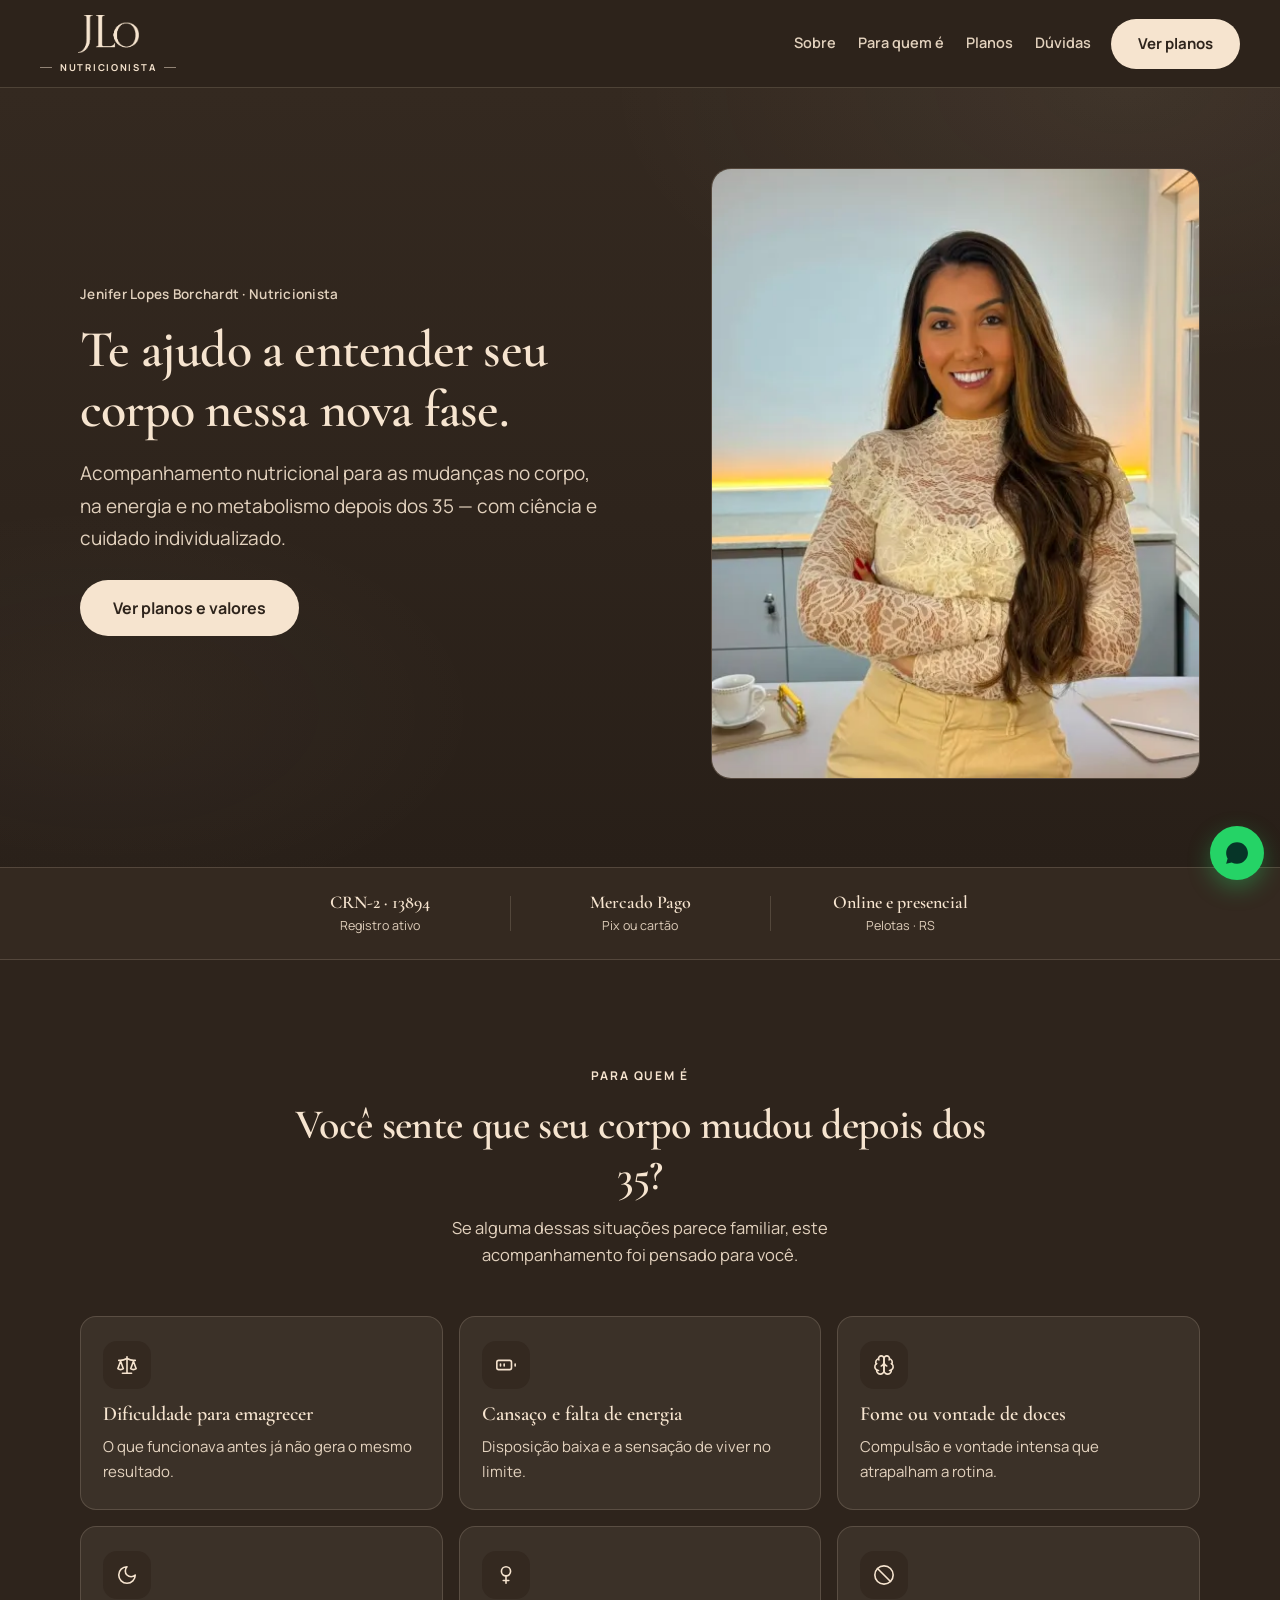
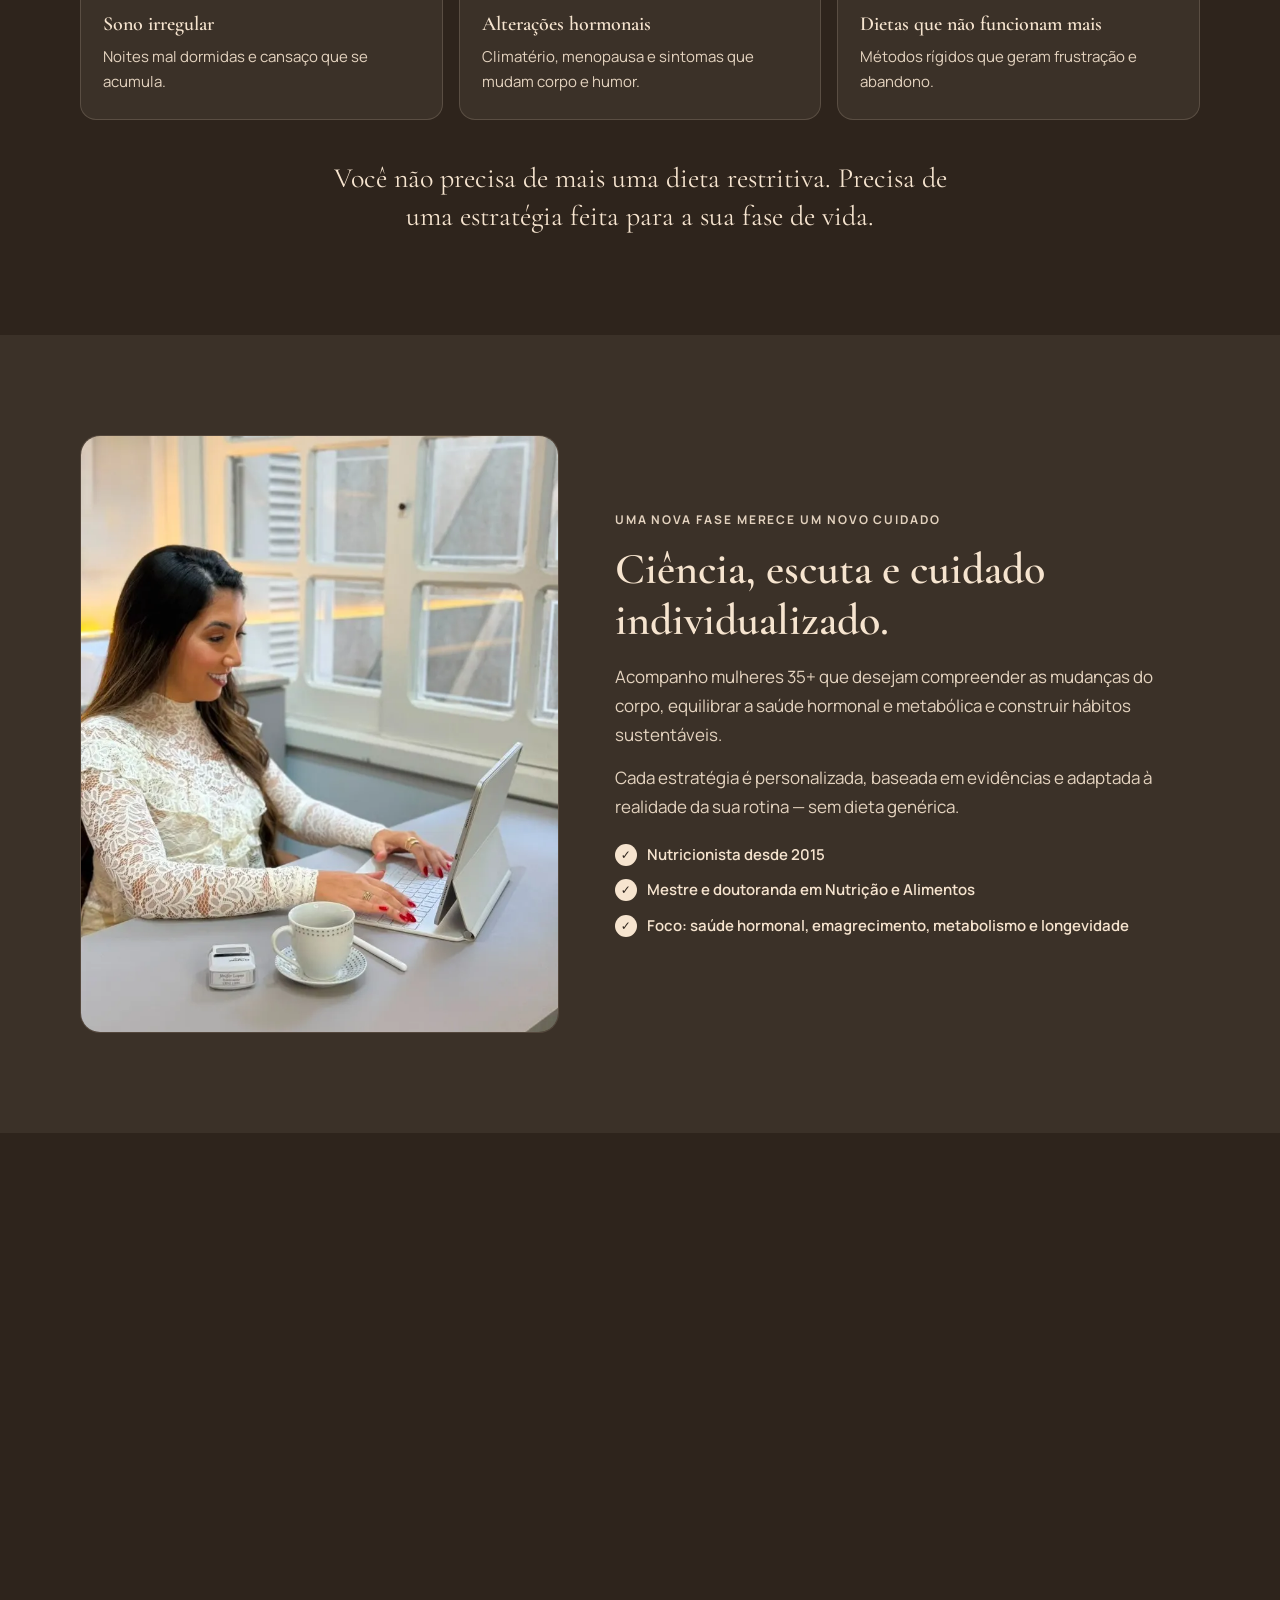
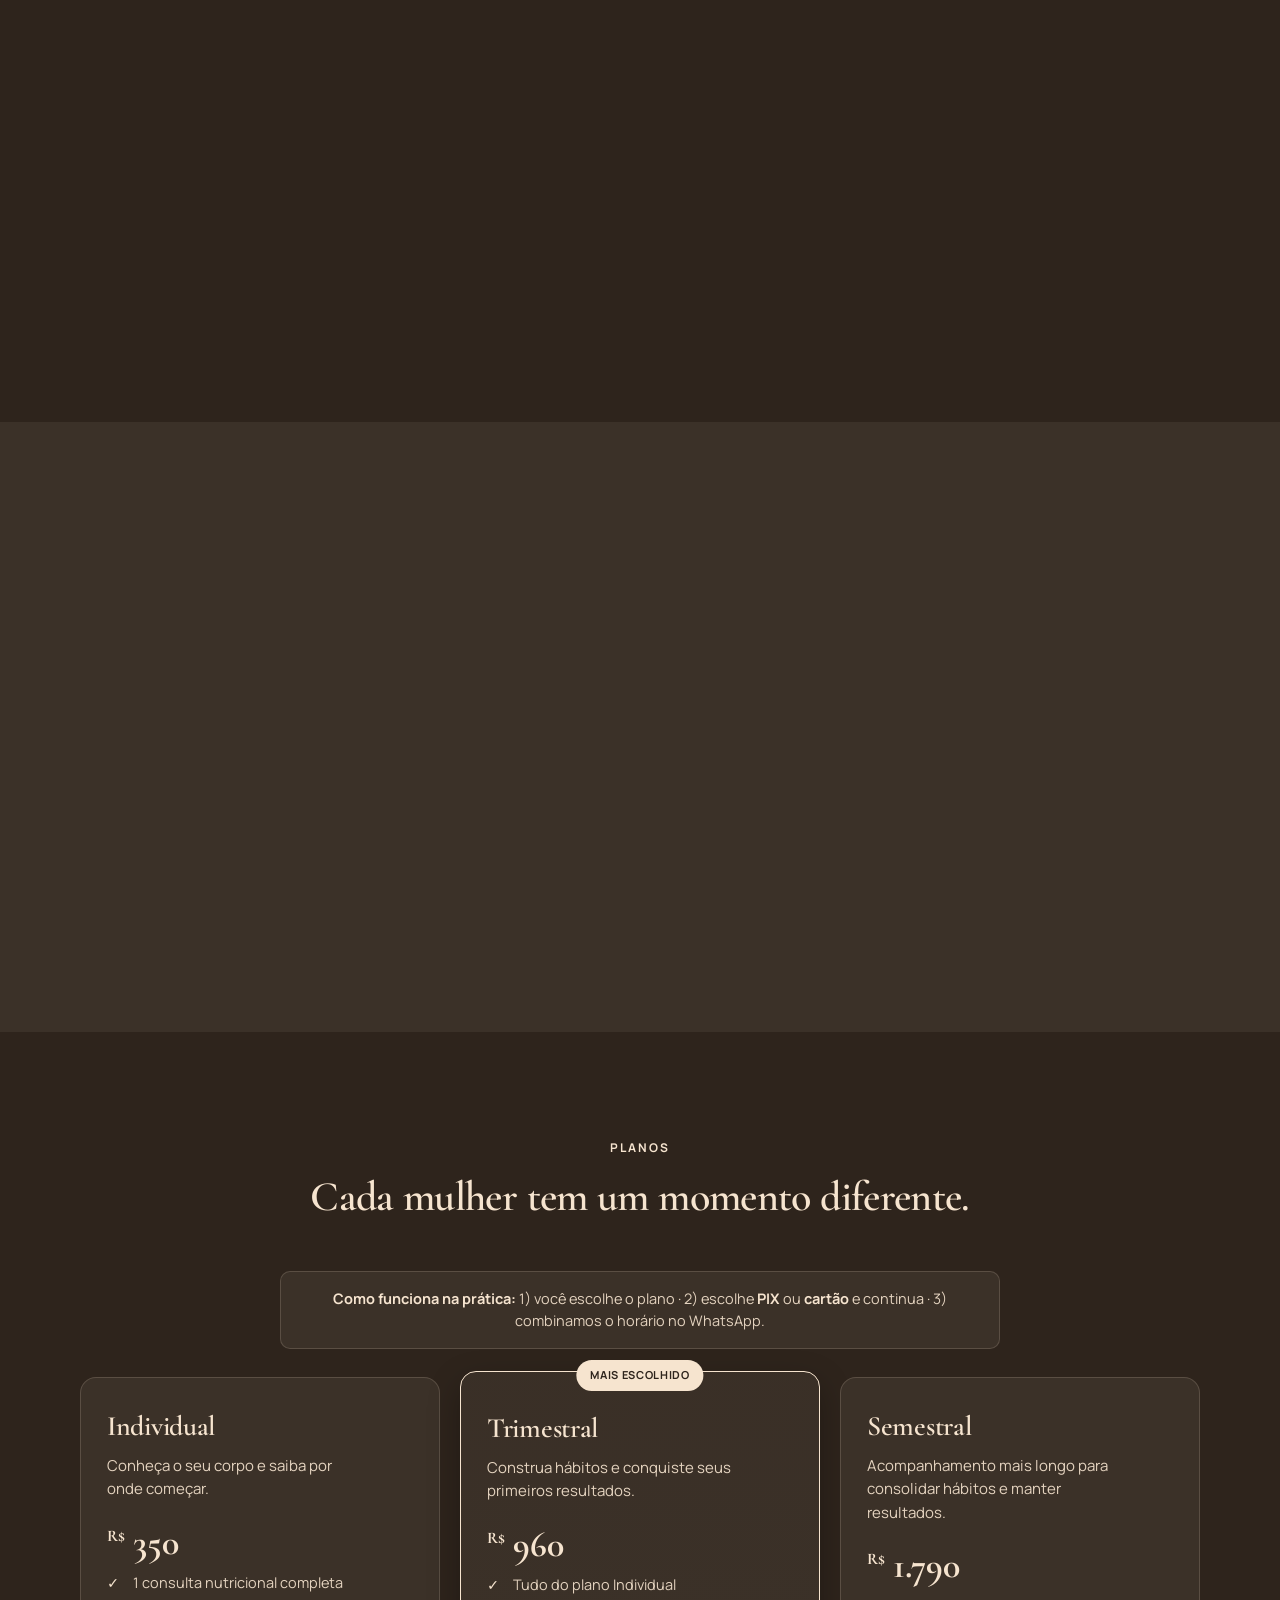
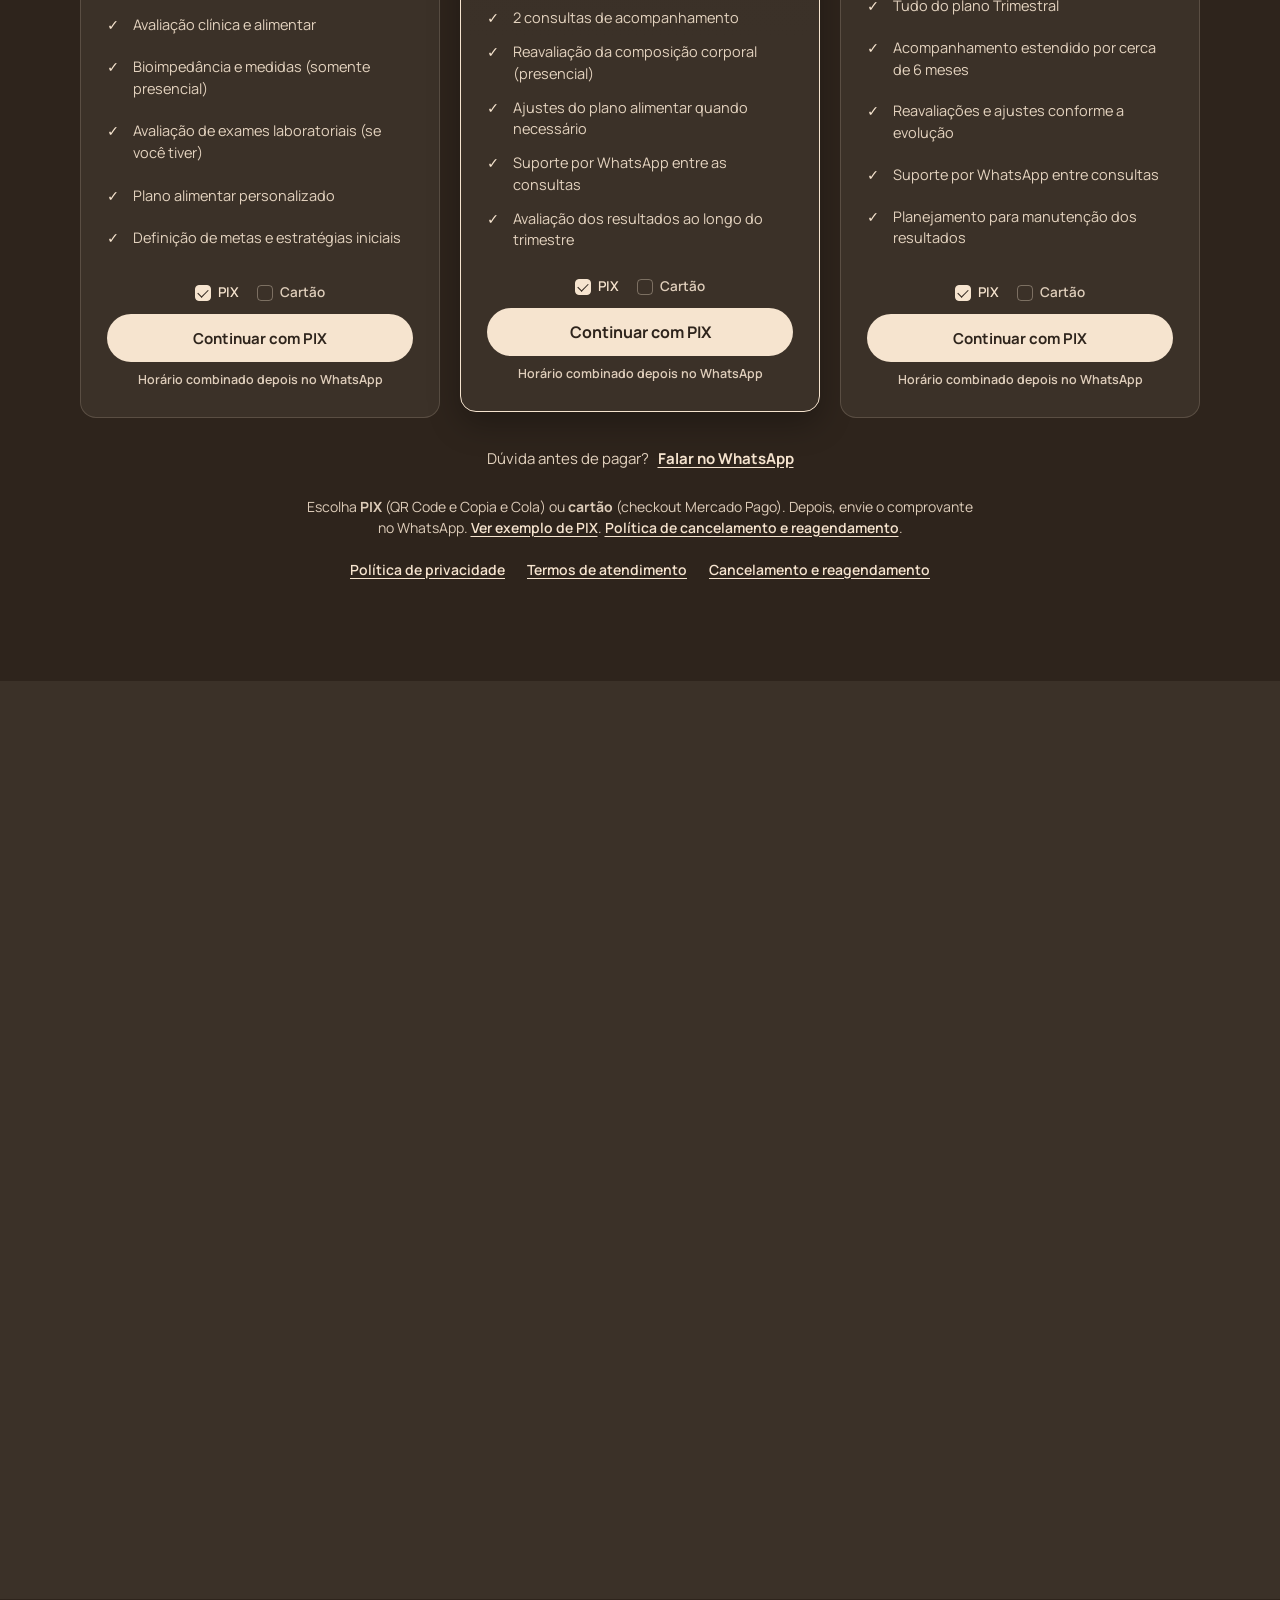
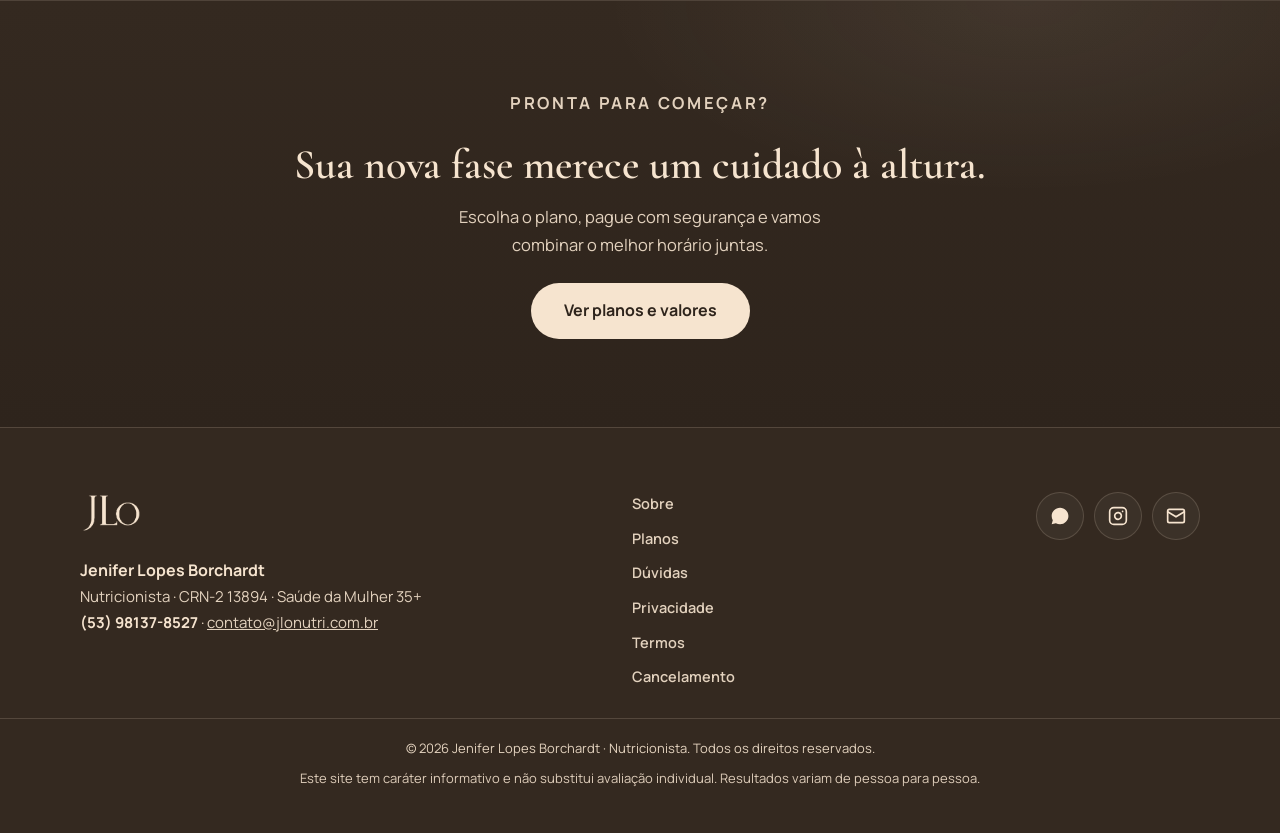
<file: index.html>
<!doctype html>
<html lang="pt-BR">
<head>
  <meta charset="utf-8" />
  <meta name="viewport" content="width=device-width, initial-scale=1, viewport-fit=cover" />
  <meta name="theme-color" content="#2E241C" />

  <title>Nutricionista para Mulheres 35+ | Jenifer Lopes Borchardt · JLO Nutri</title>
  <meta name="description" content="Nutricionista para mulheres 35+ em Pelotas e online. Emagrecimento saudável, menopausa, climatério e mais energia com a nutricionista Jenifer Lopes Borchardt (CRN-2 13894) — mestre e doutoranda em Nutrição e Alimentos." />
  <meta name="author" content="Jenifer Lopes Borchardt" />
  <meta name="robots" content="index, follow, max-image-preview:large, max-snippet:-1" />
  <meta name="geo.region" content="BR-RS" />
  <meta name="geo.placename" content="Pelotas" />
  <meta name="format-detection" content="telephone=no" />
  <link rel="canonical" href="https://www.jlonutri.com.br/" />
  <link rel="alternate" hreflang="pt-BR" href="https://www.jlonutri.com.br/" />

  <!-- Open Graph -->
  <meta property="og:type" content="website" />
  <meta property="og:locale" content="pt_BR" />
  <meta property="og:title" content="Nutricionista para Mulheres 35+ | Jenifer Lopes Borchardt" />
  <meta property="og:description" content="Acompanhamento nutricional individualizado para emagrecer com saúde, recuperar energia e lidar com mudanças hormonais. Online e presencial." />
  <meta property="og:image" content="https://www.jlonutri.com.br/assets/images/og-share.jpg?v=10" />
  <meta property="og:image:width" content="1200" />
  <meta property="og:image:height" content="630" />
  <meta property="og:image:alt" content="JLO Nutri — Jenifer Lopes Borchardt, nutricionista para mulheres 35+" />
  <meta property="og:url" content="https://www.jlonutri.com.br/" />
  <meta property="og:site_name" content="JLO Nutri — Jenifer Lopes Borchardt" />

  <!-- Twitter Card -->
  <meta name="twitter:card" content="summary_large_image" />
  <meta name="twitter:title" content="Nutricionista para Mulheres 35+ | Jenifer Lopes Borchardt" />
  <meta name="twitter:description" content="Consultas nutricionais online e presenciais para mulheres 35+: emagrecimento saudável, energia e mudanças hormonais." />
  <meta name="twitter:image" content="https://www.jlonutri.com.br/assets/images/og-share.jpg?v=10" />
  <meta name="twitter:image:alt" content="JLO Nutri — Jenifer Lopes Borchardt, nutricionista para mulheres 35+" />

  <link rel="icon" href="assets/images/favicon.png?v=9" type="image/png" sizes="32x32" />
  <link rel="apple-touch-icon" href="assets/images/favicon.png?v=9" sizes="180x180" />
  <link rel="manifest" href="manifest.json" />
  <link rel="dns-prefetch" href="https://www.googletagmanager.com" />
  <link rel="dns-prefetch" href="https://wa.me" />
  <link rel="preconnect" href="https://fonts.googleapis.com" />
  <link rel="preconnect" href="https://fonts.gstatic.com" crossorigin />
  <link rel="preload" as="style" href="https://fonts.googleapis.com/css2?family=Cormorant+Garamond:wght@600;700&family=Manrope:wght@400;600;700&display=swap" />
  <link
    rel="stylesheet"
    href="https://fonts.googleapis.com/css2?family=Cormorant+Garamond:wght@600;700&family=Manrope:wght@400;600;700&display=swap"
    media="print"
    onload="this.media='all'"
  />
  <noscript>
    <link href="https://fonts.googleapis.com/css2?family=Cormorant+Garamond:wght@600;700&family=Manrope:wght@400;600;700&display=swap" rel="stylesheet" />
  </noscript>

  <link rel="preload" as="image" href="assets/images/jenifer-hero.webp" type="image/webp" fetchpriority="high" imagesrcset="assets/images/jenifer-hero-480.webp 480w, assets/images/jenifer-hero.webp 768w" imagesizes="(max-width: 768px) 92vw, 420px" />
  <link rel="preload" as="style" href="assets/css/style.css?v=107" />
  <link rel="stylesheet" href="assets/css/style.css?v=107" />

  <script type="application/ld+json">
  {
    "@context": "https://schema.org",
    "@type": "MedicalBusiness",
    "@id": "https://www.jlonutri.com.br/#business",
    "name": "JLO Nutri — Jenifer Lopes Borchardt",
    "description": "Nutrição clínica com foco na saúde da mulher 35+. Atendimento online e presencial.",
    "url": "https://www.jlonutri.com.br/",
    "image": "https://www.jlonutri.com.br/assets/images/og-share.jpg?v=10",
    "telephone": "+5553981378527",
    "email": "contato@jlonutri.com.br",
    "medicalSpecialty": "Nutrition",
    "priceRange": "$$",
    "address": {
      "@type": "PostalAddress",
      "addressLocality": "Pelotas",
      "addressRegion": "RS",
      "addressCountry": "BR"
    },
    "areaServed": [
      { "@type": "City", "name": "Pelotas" },
      { "@type": "Country", "name": "BR" }
    ],
    "availableService": [
      { "@type": "MedicalTherapy", "name": "Consulta nutricional online" },
      { "@type": "MedicalTherapy", "name": "Consulta nutricional presencial" }
    ],
    "hasOfferCatalog": {
      "@type": "OfferCatalog",
      "name": "Planos de acompanhamento nutricional",
      "itemListElement": [
        {
          "@type": "Offer",
          "name": "Consulta Individual",
          "price": "350",
          "priceCurrency": "BRL",
          "url": "https://www.jlonutri.com.br/#consultas"
        },
        {
          "@type": "Offer",
          "name": "Plano Trimestral",
          "price": "960",
          "priceCurrency": "BRL",
          "url": "https://www.jlonutri.com.br/#consultas"
        },
        {
          "@type": "Offer",
          "name": "Plano Semestral",
          "price": "1790",
          "priceCurrency": "BRL",
          "url": "https://www.jlonutri.com.br/#consultas"
        }
      ]
    },
    "sameAs": [
      "https://www.instagram.com/nutrijeniferlopes"
    ],
    "founder": { "@id": "https://www.jlonutri.com.br/#jenifer" }
  }
  </script>
  <script type="application/ld+json">
  {
    "@context": "https://schema.org",
    "@type": "Person",
    "@id": "https://www.jlonutri.com.br/#jenifer",
    "name": "Jenifer Lopes Borchardt",
    "jobTitle": "Nutricionista",
    "gender": "Female",
    "url": "https://www.jlonutri.com.br/",
    "image": "https://www.jlonutri.com.br/assets/images/jenifer-hero.webp",
    "telephone": "+5553981378527",
    "email": "contato@jlonutri.com.br",
    "hasCredential": {
      "@type": "EducationalOccupationalCredential",
      "credentialCategory": "Professional license",
      "name": "CRN-2 13894"
    },
    "worksFor": { "@id": "https://www.jlonutri.com.br/#business" },
    "sameAs": [
      "https://www.instagram.com/nutrijeniferlopes"
    ],
    "knowsAbout": [
      "Nutrição da mulher 35+",
      "Emagrecimento saudável",
      "Nutrição no climatério e menopausa",
      "Saúde hormonal",
      "Acompanhamento nutricional individualizado"
    ],
    "alumniOf": "Graduação em Nutrição (2015), Mestrado e Doutorado em andamento em Nutrição e Alimentos"
  }
  </script>
  <script type="application/ld+json">
  {
    "@context": "https://schema.org",
    "@type": "WebPage",
    "@id": "https://www.jlonutri.com.br/#webpage",
    "url": "https://www.jlonutri.com.br/",
    "name": "Nutricionista para Mulheres 35+ | Jenifer Lopes Borchardt",
    "description": "Acompanhamento nutricional individualizado para mulheres 35+ em Pelotas e online.",
    "inLanguage": "pt-BR",
    "isPartOf": { "@id": "https://www.jlonutri.com.br/#business" },
    "about": { "@id": "https://www.jlonutri.com.br/#jenifer" },
    "primaryImageOfPage": "https://www.jlonutri.com.br/assets/images/jenifer-hero.webp"
  }
  </script>
  <script type="application/ld+json">
  {
    "@context": "https://schema.org",
    "@type": "FAQPage",
    "mainEntity": [
      {
        "@type": "Question",
        "name": "Eu pago antes de marcar o horário?",
        "acceptedAnswer": {
          "@type": "Answer",
          "text": "Sim: você escolhe o plano, paga no Mercado Pago e, em seguida, combinamos o horário no WhatsApp. Assim a vaga fica reservada com transparência. Remarcações seguem a política de cancelamento do site."
        }
      },
      {
        "@type": "Question",
        "name": "Para quem é — e para quem não é?",
        "acceptedAnswer": {
          "@type": "Answer",
          "text": "É para mulheres 35+ com mudanças no corpo, dificuldade para emagrecer, cansaço, alterações hormonais ou dietas que não funcionam mais. Não é para quem busca dieta milagrosa, protocolo genérico ou garantia de resultado em poucas semanas."
        }
      },
      {
        "@type": "Question",
        "name": "O atendimento é online ou presencial? Onde fica o consultório?",
        "acceptedAnswer": {
          "@type": "Answer",
          "text": "Ambos. Online por videochamada (link enviado no agendamento) para todo o Brasil. Presencial em Pelotas (RS); o endereço do consultório é enviado quando combinamos o horário."
        }
      },
      {
        "@type": "Question",
        "name": "Quantas consultas tem em cada plano?",
        "acceptedAnswer": {
          "@type": "Answer",
          "text": "Individual: 1 consulta. Trimestral: 3 consultas em cerca de 3 meses (1 inicial + 2 acompanhamentos). Semestral: inclui a base do Trimestral e estende o acompanhamento por 6 meses, com reavaliações e ajustes; o detalhe das consultas extras é alinhado no agendamento."
        }
      },
      {
        "@type": "Question",
        "name": "Bioimpedância entra no online?",
        "acceptedAnswer": {
          "@type": "Answer",
          "text": "Não. Bioimpedância e medidas corporais são no atendimento presencial. No online, a avaliação usa histórico, rotina, sintomas e exames que você já tiver."
        }
      },
      {
        "@type": "Question",
        "name": "O atendimento é particular ou por convênio?",
        "acceptedAnswer": {
          "@type": "Answer",
          "text": "Particular. Valores estão nos planos. Pagamento via Mercado Pago (Pix ou cartão)."
        }
      },
      {
        "@type": "Question",
        "name": "Em quanto tempo vocês respondem no WhatsApp?",
        "acceptedAnswer": {
          "@type": "Answer",
          "text": "O retorno é em horário comercial. Se você acabou de pagar, chame pelo botão da página de confirmação — priorizo essas mensagens para marcar o horário."
        }
      },
      {
        "@type": "Question",
        "name": "Como funciona o suporte entre consultas?",
        "acceptedAnswer": {
          "@type": "Answer",
          "text": "Nos planos Trimestral e Semestral, o suporte entre consultas é pelo WhatsApp, para dúvidas pontuais do plano — sem substituir a consulta."
        }
      }
    ]
  }
  </script>
</head>
<body>
  <a class="skip-link" href="#conteudo">Pular para o conteúdo</a>

  <header class="topbar" id="topbar">
    <a class="brand" href="#topo" aria-label="JLO Nutri — Jenifer Lopes Borchardt, página inicial">
      <img class="brand__mark-img" src="assets/images/jlo-mark.png?v=8" alt="JLO Nutri" width="350" height="234" decoding="async" />
      <span class="brand__aside" aria-hidden="true">
        <span class="brand__aside-line"></span>
        <span class="brand__aside-label">Nutricionista</span>
        <span class="brand__aside-line"></span>
      </span>
    </a>
    <nav class="desktop-nav" aria-label="Menu principal">
      <a href="#sobre">Sobre</a>
      <a href="#para-quem">Para quem é</a>
      <a href="#consultas">Planos</a>
      <a href="#duvidas">Dúvidas</a>
    </nav>
    <a class="btn btn--primary nav-cta" data-cta="nav" href="#consultas">Ver planos</a>
    <button class="menu-btn" id="menuBtn" type="button" aria-label="Abrir menu" aria-expanded="false" aria-controls="mobileMenu">
      <span></span><span></span><span></span>
    </button>
  </header>

  <button class="menu-backdrop" id="menuBackdrop" type="button" hidden aria-label="Fechar menu"></button>
  <div class="mobile-menu" id="mobileMenu" hidden>
    <nav aria-label="Menu">
      <a href="#sobre">Sobre</a>
      <a href="#para-quem">Para quem é</a>
      <a href="#consultas">Planos</a>
      <a href="#duvidas">Dúvidas</a>
      <a class="btn btn--primary" href="#consultas">Ver planos</a>
    </nav>
  </div>

  <main id="conteudo">
    <span id="topo" aria-hidden="true"></span>

    <!-- 1. HERO -->
    <section class="hero" id="inicio" aria-labelledby="hero-title">
          <div class="container hero__inner">
        <div class="hero__copy">
          <p class="hero__byline">Jenifer Lopes Borchardt · Nutricionista</p>
          <h1 class="hero__title" id="hero-title">Te ajudo a entender seu corpo nessa nova fase.</h1>
          <p class="hero__lead">Acompanhamento nutricional para as mudanças no corpo, na energia e no metabolismo depois dos 35 — com ciência e cuidado individualizado.</p>
          <div class="hero__actions">
            <a class="btn btn--primary btn--lg" data-cta="hero" href="#consultas">Ver planos e valores</a>
          </div>
        </div>
        <div class="hero__media">
          <div class="hero__photo">
            <picture>
              <source
                type="image/webp"
                srcset="assets/images/jenifer-hero-480.webp 480w, assets/images/jenifer-hero.webp 768w"
                sizes="(max-width: 768px) 92vw, 420px"
              />
              <img
                src="assets/images/jenifer-hero.jpg?v=3"
                alt="Jenifer Lopes Borchardt, nutricionista para mulheres 35+"
                width="768"
                height="1024"
                loading="eager"
                fetchpriority="high"
                decoding="async"
              />
            </picture>
          </div>
        </div>
      </div>
    </section>

    <!-- SELA DE CONFIANÇA (padrão dos melhores sites de nutri no BR) -->
    <div class="trust-bar" role="region" aria-label="Credenciais e garantias">
      <div class="container trust-bar__inner">
        <p><strong>CRN-2 · 13894</strong><span>Registro ativo</span></p>
        <p><strong>Mercado Pago</strong><span>Pix ou cartão</span></p>
        <p><strong>Online e presencial</strong><span>Pelotas · RS</span></p>
      </div>
    </div>

    <!-- 2. IDENTIFICAÇÃO -->
    <section class="section pains" id="para-quem" aria-labelledby="pains-title">
      <div class="container">
        <div class="section-head">
          <p class="eyebrow">Para quem é</p>
          <h2 id="pains-title">Você sente que seu corpo mudou depois dos 35?</h2>
          <p class="section-sub">Se alguma dessas situações parece familiar, este acompanhamento foi pensado para você.</p>
        </div>
        <ul class="pains__grid">
          <li class="pain-card">
            <span class="pain-card__icon" aria-hidden="true">
              <svg viewBox="0 0 24 24" width="22" height="22" fill="none" stroke="currentColor" stroke-width="1.75" stroke-linecap="round" stroke-linejoin="round"><path d="m16 16 3-8 3 8c-.87.65-1.92 1-3 1s-2.13-.35-3-1Z"/><path d="m2 16 3-8 3 8c-.87.65-1.92 1-3 1s-2.13-.35-3-1Z"/><path d="M7 21h10"/><path d="M12 3v18"/><path d="M3 7h2c2 0 5-1 7-2 2 1 5 2 7 2h2"/></svg>
            </span>
            <h3>Dificuldade para emagrecer</h3>
            <p>O que funcionava antes já não gera o mesmo resultado.</p>
          </li>
          <li class="pain-card">
            <span class="pain-card__icon" aria-hidden="true">
              <svg viewBox="0 0 24 24" width="22" height="22" fill="none" stroke="currentColor" stroke-width="1.75" stroke-linecap="round" stroke-linejoin="round"><rect width="16" height="10" x="2" y="7" rx="2" ry="2"/><line x1="22" x2="22" y1="11" y2="13"/><line x1="6" x2="6" y1="11" y2="13"/><line x1="10" x2="10" y1="11" y2="13"/></svg>
            </span>
            <h3>Cansaço e falta de energia</h3>
            <p>Disposição baixa e a sensação de viver no limite.</p>
          </li>
          <li class="pain-card">
            <span class="pain-card__icon" aria-hidden="true">
              <svg viewBox="0 0 24 24" width="22" height="22" fill="none" stroke="currentColor" stroke-width="1.75" stroke-linecap="round" stroke-linejoin="round"><path d="M12 5a3 3 0 1 0-5.997.125 4 4 0 0 0-2.526 5.77 4 4 0 0 0 .556 6.588A4 4 0 1 0 12 18Z"/><path d="M12 5a3 3 0 1 1 5.997.125 4 4 0 0 1 2.526 5.77 4 4 0 0 1-.556 6.588A4 4 0 1 1 12 18Z"/><path d="M15 13a4.5 4.5 0 0 1-3-4 4.5 4.5 0 0 1-3 4"/><path d="M17.599 6.5a3 3 0 0 0 .399-1.375"/><path d="M6.003 5.125A3 3 0 0 0 6.401 6.5"/><path d="M3.477 10.896a4 4 0 0 1 .585-.396"/><path d="M19.938 10.5a4 4 0 0 1 .585.396"/><path d="M6 18a4 4 0 0 1-1.967-.516"/><path d="M19.967 17.484A4 4 0 0 1 18 18"/></svg>
            </span>
            <h3>Fome ou vontade de doces</h3>
            <p>Compulsão e vontade intensa que atrapalham a rotina.</p>
          </li>
          <li class="pain-card">
            <span class="pain-card__icon" aria-hidden="true">
              <svg viewBox="0 0 24 24" width="22" height="22" fill="none" stroke="currentColor" stroke-width="1.75" stroke-linecap="round" stroke-linejoin="round"><path d="M12 3a6 6 0 0 0 9 9 9 9 0 1 1-9-9Z"/></svg>
            </span>
            <h3>Sono irregular</h3>
            <p>Noites mal dormidas e cansaço que se acumula.</p>
          </li>
          <li class="pain-card">
            <span class="pain-card__icon" aria-hidden="true">
              <svg viewBox="0 0 24 24" width="22" height="22" fill="none" stroke="currentColor" stroke-width="1.75" stroke-linecap="round" stroke-linejoin="round"><circle cx="12" cy="8" r="5"/><path d="M12 13v8"/><path d="M9 18h6"/></svg>
            </span>
            <h3>Alterações hormonais</h3>
            <p>Climatério, menopausa e sintomas que mudam corpo e humor.</p>
          </li>
          <li class="pain-card">
            <span class="pain-card__icon" aria-hidden="true">
              <svg viewBox="0 0 24 24" width="22" height="22" fill="none" stroke="currentColor" stroke-width="1.75" stroke-linecap="round" stroke-linejoin="round"><circle cx="12" cy="12" r="10"/><path d="m4.9 4.9 14.2 14.2"/></svg>
            </span>
            <h3>Dietas que não funcionam mais</h3>
            <p>Métodos rígidos que geram frustração e abandono.</p>
          </li>
        </ul>
        <p class="pains__closing">Você não precisa de mais uma dieta restritiva. Precisa de uma estratégia feita para a sua fase de vida.</p>
      </div>
    </section>

    <!-- 3. SOBRE / DIFERENCIAL -->
    <section class="section about" id="sobre" aria-labelledby="about-title">
      <div class="container about__inner">
        <div class="about__media">
          <div class="about__photo">
            <picture>
              <source
                type="image/webp"
                srcset="assets/images/jenifer-about.webp?v=6"
                sizes="(max-width: 768px) 92vw, 400px"
              />
              <img
                src="assets/images/jenifer-about.jpg?v=6"
                alt="Jenifer Lopes Borchardt, nutricionista, em atendimento no consultório"
                width="768"
                height="1024"
                loading="lazy"
                decoding="async"
                fetchpriority="low"
              />
            </picture>
          </div>
        </div>
        <div class="about__copy">
          <p class="eyebrow">Uma nova fase merece um novo cuidado</p>
          <h2 id="about-title">Ciência, escuta e cuidado individualizado.</h2>
          <p>Acompanho mulheres 35+ que desejam compreender as mudanças do corpo, equilibrar a saúde hormonal e metabólica e construir hábitos sustentáveis.</p>
          <p>Cada estratégia é personalizada, baseada em evidências e adaptada à realidade da sua rotina — sem dieta genérica.</p>
          <ul class="about__creds">
            <li><span aria-hidden="true">✓</span> Nutricionista desde 2015</li>
            <li><span aria-hidden="true">✓</span> Mestre e doutoranda em Nutrição e Alimentos</li>
            <li><span aria-hidden="true">✓</span> Foco: saúde hormonal, emagrecimento, metabolismo e longevidade</li>
          </ul>
        </div>
      </div>
    </section>

    <!-- 4. BENEFÍCIOS -->
    <section class="section gains" id="resultados" aria-labelledby="gains-title">
      <div class="container">
        <div class="section-head">
          <p class="eyebrow">O que você pode conquistar</p>
          <h2 id="gains-title">Mais energia, clareza e um plano que cabe na sua vida.</h2>
          <p class="section-sub">Resultados variam de mulher para mulher. O foco é construir hábitos sustentáveis com base na sua realidade.</p>
        </div>
        <ul class="gains__grid">
          <li class="gain-card">
            <span class="gain-card__icon" aria-hidden="true">
              <svg viewBox="0 0 24 24" width="22" height="22" fill="none" stroke="currentColor" stroke-width="1.75" stroke-linecap="round" stroke-linejoin="round"><path d="M13 2 3 14h9l-1 8 10-12h-9l1-8z"/></svg>
            </span>
            <h3>Mais energia</h3>
            <p>Para viver seus dias com disposição.</p>
          </li>
          <li class="gain-card">
            <span class="gain-card__icon" aria-hidden="true">
              <svg viewBox="0 0 24 24" width="22" height="22" fill="none" stroke="currentColor" stroke-width="1.75" stroke-linecap="round" stroke-linejoin="round"><path d="M19 14c1.49-1.46 3-3.21 3-5.5A5.5 5.5 0 0 0 16.5 3c-1.76 0-3 .5-4.5 2-1.5-1.5-2.74-2-4.5-2A5.5 5.5 0 0 0 2 8.5c0 2.3 1.5 4.05 3 5.5l7 7Z"/><path d="M3.22 12H9.5l.5-1 2 4.5 2-7 1.5 3.5h5.27"/></svg>
            </span>
            <h3>Saúde metabólica</h3>
            <p>Pensando no presente e na sua longevidade.</p>
          </li>
          <li class="gain-card">
            <span class="gain-card__icon" aria-hidden="true">
              <svg viewBox="0 0 24 24" width="22" height="22" fill="none" stroke="currentColor" stroke-width="1.75" stroke-linecap="round" stroke-linejoin="round"><path d="m6.5 6.5 11 11"/><path d="m21 21-1-1"/><path d="m3 3 1 1"/><path d="m18 22 4-4"/><path d="m2 6 4-4"/><path d="m3 10 7-7"/><path d="m14 21 7-7"/></svg>
            </span>
            <h3>Força e massa muscular</h3>
            <p>Porque envelhecer forte faz toda a diferença.</p>
          </li>
          <li class="gain-card">
            <span class="gain-card__icon" aria-hidden="true">
              <svg viewBox="0 0 24 24" width="22" height="22" fill="none" stroke="currentColor" stroke-width="1.75" stroke-linecap="round" stroke-linejoin="round"><path d="M15 14c.2-1 .7-1.7 1.5-2.5 1-.9 1.5-2.2 1.5-3.5A6 6 0 0 0 6 8c0 1 .2 2.2 1.5 3.5.7.7 1.3 1.5 1.5 2.5"/><path d="M9 18h6"/><path d="M10 22h4"/></svg>
            </span>
            <h3>Clareza sobre o que funciona</h3>
            <p>Você entende o motivo de cada estratégia e ganha autonomia para cuidar da sua saúde.</p>
          </li>
        </ul>
      </div>
    </section>

    <!-- 5. O QUE ACONTECE NA 1ª CONSULTA -->
    <section class="section first-visit" id="primeira-consulta" aria-labelledby="first-title">
      <div class="container">
        <div class="section-head">
          <p class="eyebrow">Na prática</p>
          <h2 id="first-title">O que acontece na primeira consulta</h2>
        </div>
        <ol class="first-visit__steps">
          <li>
            <h3>Conversa e escuta</h3>
            <p>Histórico de saúde, rotina, sintomas, objetivos e o que já tentou antes.</p>
          </li>
          <li>
            <h3>Avaliação do momento atual</h3>
            <p>Alimentação, energia, sono, hormônios e, no presencial, bioimpedância e medidas.</p>
          </li>
          <li>
            <h3>Direção do plano</h3>
            <p>Metas realistas e as primeiras estratégias personalizadas para a sua fase.</p>
          </li>
          <li>
            <h3>Próximos passos</h3>
            <p>Organização do acompanhamento e alinhamento do que vem nas próximas consultas.</p>
          </li>
        </ol>
      </div>
    </section>

    <section class="section quotes" id="depoimentos" aria-labelledby="quotes-title" hidden>
      <div class="container">
        <div class="section-head">
          <p class="eyebrow">Quem já passou por aqui</p>
          <h2 id="quotes-title">Depoimentos</h2>
        </div>
        <ul class="quotes__grid" id="quotesGrid"></ul>
      </div>
    </section>

    <!-- 6. PLANOS -->
    <section class="section plans" id="consultas" aria-labelledby="plans-title">
      <div class="container">
        <div class="section-head">
          <p class="eyebrow">Planos</p>
          <h2 id="plans-title">Cada mulher tem um momento diferente.</h2>
        </div>

        <div class="plans__assurance" role="note">
          <p><strong>Como funciona na prática:</strong> 1) você escolhe o plano · 2) escolhe <strong>PIX</strong> ou <strong>cartão</strong> e continua · 3) combinamos o horário no WhatsApp.</p>
        </div>

        <ul class="plans__grid">
          <li class="plan-card" data-plan-id="avulsa">
            <h3 class="plan-card__name">Individual</h3>
            <p class="plan-card__desc">Conheça o seu corpo e saiba por onde começar.</p>
            <p class="plan-card__price" data-plan-price><span>R$</span> 350</p>
            <ul class="plan-card__feats">
              <li>1 consulta nutricional completa</li>
              <li>Avaliação clínica e alimentar</li>
              <li>Bioimpedância e medidas (somente presencial)</li>
              <li>Avaliação de exames laboratoriais (se você tiver)</li>
              <li>Plano alimentar personalizado</li>
              <li>Definição de metas e estratégias iniciais</li>
            </ul>
            <div class="plan-card__actions">
              <div class="pay-check" role="radiogroup" aria-label="Forma de pagamento">
                <label class="pay-check__item">
                  <input type="radio" name="pay-avulsa" value="pix" data-pay-method checked />
                  <span class="pay-check__box" aria-hidden="true"></span>
                  <span>PIX</span>
                </label>
                <label class="pay-check__item">
                  <input type="radio" name="pay-avulsa" value="card" data-pay-method />
                  <span class="pay-check__box" aria-hidden="true"></span>
                  <span>Cartão</span>
                </label>
              </div>
              <button type="button" class="btn btn--primary" data-cta="pagar-avulsa" data-pay-go>Continuar com PIX</button>
              <p class="plan-card__next">Horário combinado depois no WhatsApp</p>
            </div>
          </li>

          <li class="plan-card plan-card--featured" data-plan-id="trimestral">
            <span class="plan-card__tag">Mais escolhido</span>
            <h3 class="plan-card__name">Trimestral</h3>
            <p class="plan-card__desc">Construa hábitos e conquiste seus primeiros resultados.</p>
            <p class="plan-card__price" data-plan-price><span>R$</span> 960</p>
            <ul class="plan-card__feats">
              <li>Tudo do plano Individual</li>
              <li>2 consultas de acompanhamento</li>
              <li>Reavaliação da composição corporal (presencial)</li>
              <li>Ajustes do plano alimentar quando necessário</li>
              <li>Suporte por WhatsApp entre as consultas</li>
              <li>Avaliação dos resultados ao longo do trimestre</li>
            </ul>
            <div class="plan-card__actions">
              <div class="pay-check" role="radiogroup" aria-label="Forma de pagamento">
                <label class="pay-check__item">
                  <input type="radio" name="pay-trimestral" value="pix" data-pay-method checked />
                  <span class="pay-check__box" aria-hidden="true"></span>
                  <span>PIX</span>
                </label>
                <label class="pay-check__item">
                  <input type="radio" name="pay-trimestral" value="card" data-pay-method />
                  <span class="pay-check__box" aria-hidden="true"></span>
                  <span>Cartão</span>
                </label>
              </div>
              <button type="button" class="btn btn--primary btn--lg" data-cta="pagar-trimestral" data-pay-go>Continuar com PIX</button>
              <p class="plan-card__next">Horário combinado depois no WhatsApp</p>
            </div>
          </li>

          <li class="plan-card" data-plan-id="semestral">
            <h3 class="plan-card__name">Semestral</h3>
            <p class="plan-card__desc">Acompanhamento mais longo para consolidar hábitos e manter resultados.</p>
            <p class="plan-card__price" data-plan-price><span>R$</span> 1.790</p>
            <ul class="plan-card__feats">
              <li>Tudo do plano Trimestral</li>
              <li>Acompanhamento estendido por cerca de 6 meses</li>
              <li>Reavaliações e ajustes conforme a evolução</li>
              <li>Suporte por WhatsApp entre consultas</li>
              <li>Planejamento para manutenção dos resultados</li>
            </ul>
            <div class="plan-card__actions">
              <div class="pay-check" role="radiogroup" aria-label="Forma de pagamento">
                <label class="pay-check__item">
                  <input type="radio" name="pay-semestral" value="pix" data-pay-method checked />
                  <span class="pay-check__box" aria-hidden="true"></span>
                  <span>PIX</span>
                </label>
                <label class="pay-check__item">
                  <input type="radio" name="pay-semestral" value="card" data-pay-method />
                  <span class="pay-check__box" aria-hidden="true"></span>
                  <span>Cartão</span>
                </label>
              </div>
              <button type="button" class="btn btn--primary" data-cta="pagar-semestral" data-pay-go>Continuar com PIX</button>
              <p class="plan-card__next">Horário combinado depois no WhatsApp</p>
            </div>
          </li>
        </ul>

        <p class="plans__doubt">
          Dúvida antes de pagar?
          <a href="#" id="plansDoubt" data-cta="plans-doubt">Falar no WhatsApp</a>
        </p>

        <p class="plans__pay-note">
          Escolha <strong>PIX</strong> (QR Code e Copia e Cola) ou <strong>cartão</strong> (checkout Mercado Pago). Depois, envie o comprovante no WhatsApp.
          <a href="#" id="pixInfoWhats" data-cta="pix-info">Ver exemplo de PIX</a>.
          <a href="/cancelamento">Política de cancelamento e reagendamento</a>.
        </p>

        <div class="plans__legal">
          <a href="/privacidade">Política de privacidade</a>
          <a href="/termos">Termos de atendimento</a>
          <a href="/cancelamento">Cancelamento e reagendamento</a>
        </div>
      </div>
    </section>

    <!-- 7. FAQ (visível — alinhado ao schema FAQPage) -->
    <section class="section faq" id="duvidas" aria-labelledby="faq-title">
      <div class="container container--narrow">
        <div class="section-head">
          <p class="eyebrow">Dúvidas frequentes</p>
          <h2 id="faq-title">Perguntas que chegam todo dia</h2>
        </div>
        <div class="faq__list">
          <details class="faq__item">
            <summary>Eu pago antes de marcar o horário?</summary>
            <p>Sim: você escolhe o plano, paga no Mercado Pago e, em seguida, combinamos o horário no WhatsApp. Assim a vaga fica reservada com transparência. Em caso de remarcação, veja a <a href="/cancelamento">política de cancelamento</a>.</p>
          </details>
          <details class="faq__item">
            <summary>Para quem é — e para quem não é?</summary>
            <p>É para mulheres 35+ com mudanças no corpo, dificuldade para emagrecer, cansaço, alterações hormonais ou dietas que não funcionam mais. Não é para quem busca dieta milagrosa, protocolo genérico ou garantia de resultado em poucas semanas.</p>
          </details>
          <details class="faq__item">
            <summary>O atendimento é online ou presencial? Onde fica o consultório?</summary>
            <p>Ambos. Online por videochamada (link enviado no agendamento) para todo o Brasil. Presencial em Pelotas (RS); o endereço do consultório é enviado quando combinamos o horário.</p>
          </details>
          <details class="faq__item">
            <summary>Quantas consultas tem em cada plano?</summary>
            <p>Individual: 1 consulta. Trimestral: 3 consultas em cerca de 3 meses (1 inicial + 2 acompanhamentos). Semestral: inclui a base do Trimestral e estende o acompanhamento por 6 meses, com reavaliações e ajustes; o detalhe das consultas extras é alinhado no agendamento.</p>
          </details>
          <details class="faq__item">
            <summary>Bioimpedância entra no online?</summary>
            <p>Não. Bioimpedância e medidas corporais são no atendimento presencial. No online, a avaliação usa histórico, rotina, sintomas e exames que você já tiver.</p>
          </details>
          <details class="faq__item">
            <summary>O atendimento é particular ou por convênio?</summary>
            <p>Particular. Valores estão nos planos. Pagamento via Mercado Pago (Pix ou cartão).</p>
          </details>
          <details class="faq__item">
            <summary>Em quanto tempo vocês respondem no WhatsApp?</summary>
            <p>O retorno é em horário comercial. Se você acabou de pagar, chame pelo botão da página de confirmação — priorizo essas mensagens para marcar o horário.</p>
          </details>
          <details class="faq__item">
            <summary>Como funciona o suporte entre consultas?</summary>
            <p>Nos planos Trimestral e Semestral, o suporte entre consultas é pelo WhatsApp, para dúvidas pontuais do plano — sem substituir a consulta.</p>
          </details>
        </div>
      </div>
    </section>

    <!-- CTA FINAL (padrão dos melhores sites de conversão) -->
    <section class="cta-band" aria-labelledby="cta-band-title">
      <div class="container cta-band__inner">
        <p class="eyebrow">Pronta para começar?</p>
        <h2 id="cta-band-title">Sua nova fase merece um cuidado à altura.</h2>
        <p>Escolha o plano, pague com segurança e vamos combinar o melhor horário juntas.</p>
        <div class="cta-band__actions">
          <a class="btn btn--primary btn--lg" data-cta="cta-band" href="#consultas">Ver planos e valores</a>
        </div>
      </div>
    </section>
  </main>

  <footer class="footer">
    <div class="container footer__inner">
      <div class="footer__brand">
        <span class="footer__logo-chip"><img src="assets/images/jlo-mark.png?v=8" alt="JLO Nutri" width="350" height="234" loading="lazy" decoding="async" /></span>
        <p><strong>Jenifer Lopes Borchardt</strong><br>Nutricionista · CRN-2 13894 · Saúde da Mulher 35+<br>
          <a class="footer__phone" href="https://wa.me/5553981378527" data-cta="footer-whats-text" target="_blank" rel="noopener noreferrer">(53) 98137-8527</a>
          · <a href="mailto:contato@jlonutri.com.br">contato@jlonutri.com.br</a>
        </p>
      </div>
      <nav class="footer__nav" aria-label="Rodapé">
        <a href="#sobre">Sobre</a>
        <a href="#consultas">Planos</a>
        <a href="#duvidas">Dúvidas</a>
        <a href="/privacidade">Privacidade</a>
        <a href="/termos">Termos</a>
        <a href="/cancelamento">Cancelamento</a>
      </nav>
      <div class="footer__social">
        <a class="footer__social-link" href="#" aria-label="WhatsApp" data-cta="footer-whats" target="_blank" rel="noopener noreferrer">
          <svg width="20" height="20" viewBox="0 0 24 24" fill="currentColor" aria-hidden="true"><path d="M17.472 14.382c-.297-.149-1.758-.867-2.03-.967-.273-.099-.471-.148-.67.15-.197.297-.767.966-.94 1.164-.173.199-.347.223-.644.075-.297-.15-1.255-.463-2.39-1.475-.883-.788-1.48-1.761-1.653-2.059-.173-.297-.018-.458.13-.606.134-.133.298-.347.446-.52.149-.174.198-.298.298-.497.099-.198.05-.371-.025-.52-.075-.149-.669-1.612-.916-2.207-.242-.579-.487-.5-.669-.51l-.57-.01c-.198 0-.52.074-.792.372-.272.297-1.04 1.016-1.04 2.479 0 1.462 1.065 2.875 1.213 3.074.149.198 2.096 3.2 5.077 4.487.709.306 1.262.489 1.694.625.712.227 1.36.195 1.871.118.571-.085 1.758-.719 2.006-1.413.248-.694.248-1.289.173-1.413-.074-.124-.272-.198-.57-.347M12.05 2C6.5 2 2 6.5 2 12.05c0 1.77.463 3.5 1.343 5.023L2 22l5.05-1.32A10 10 0 0 0 12.05 22c5.55 0 10.05-4.5 10.05-9.95C22.1 6.5 17.6 2 12.05 2"/></svg>
        </a>
        <a class="footer__social-link" href="https://www.instagram.com/nutrijeniferlopes" data-cta="footer-instagram" target="_blank" rel="noopener noreferrer" aria-label="Instagram @nutrijeniferlopes">
          <svg width="20" height="20" viewBox="0 0 24 24" fill="none" stroke="currentColor" stroke-width="2" stroke-linecap="round" stroke-linejoin="round" aria-hidden="true"><rect x="2" y="2" width="20" height="20" rx="5"/><path d="M16 11.37A4 4 0 1 1 12.63 8 4 4 0 0 1 16 11.37z"/><line x1="17.5" y1="6.5" x2="17.51" y2="6.5"/></svg>
        </a>
        <a
          class="footer__social-link"
          id="footerEmail"
          href="mailto:contato@jlonutri.com.br?subject=Contato%20pelo%20site%20JLO%20Nutri"
          aria-label="Enviar e-mail para contato@jlonutri.com.br"
        >
          <svg width="20" height="20" viewBox="0 0 24 24" fill="none" stroke="currentColor" stroke-width="2" stroke-linecap="round" stroke-linejoin="round" aria-hidden="true"><rect x="2" y="4" width="20" height="16" rx="2"/><path d="m22 7-10 6L2 7"/></svg>
        </a>
      </div>
    </div>
    <div class="footer__bottom">
      <p>© <span id="year">2026</span> Jenifer Lopes Borchardt · Nutricionista. Todos os direitos reservados.</p>
      <p class="footer__disclaimer">Este site tem caráter informativo e não substitui avaliação individual. Resultados variam de pessoa para pessoa.</p>
    </div>
  </footer>

  <!-- CTA fixo mobile (não compete com WA: WA fica discreto) -->
  <div class="mobile-sticky" id="mobileSticky" role="region" aria-label="Ação rápida">
    <a class="btn btn--primary mobile-sticky__btn" data-cta="sticky-agendar" href="#consultas">Ver planos</a>
  </div>

  <a class="wa-float" id="whatsFloat" href="#" target="_blank" rel="noopener noreferrer" aria-label="Falar no WhatsApp">
    <svg width="26" height="26" viewBox="0 0 24 24" fill="currentColor" aria-hidden="true"><path d="M17.472 14.382c-.297-.149-1.758-.867-2.03-.967-.273-.099-.471-.148-.67.15-.197.297-.767.966-.94 1.164-.173.199-.347.223-.644.075-.297-.15-1.255-.463-2.39-1.475-.883-.788-1.48-1.761-1.653-2.059-.173-.297-.018-.458.13-.606.134-.133.298-.347.446-.52.149-.174.198-.298.298-.497.099-.198.05-.371-.025-.52-.075-.149-.669-1.612-.916-2.207-.242-.579-.487-.5-.669-.51l-.57-.01c-.198 0-.52.074-.792.372-.272.297-1.04 1.016-1.04 2.479 0 1.462 1.065 2.875 1.213 3.074.149.198 2.096 3.2 5.077 4.487.709.306 1.262.489 1.694.625.712.227 1.36.195 1.871.118.571-.085 1.758-.719 2.006-1.413.248-.694.248-1.289.173-1.413-.074-.124-.272-.198-.57-.347M12.05 2C6.5 2 2 6.5 2 12.05c0 1.77.463 3.5 1.343 5.023L2 22l5.05-1.32A10 10 0 0 0 12.05 22c5.55 0 10.05-4.5 10.05-9.95C22.1 6.5 17.6 2 12.05 2"/></svg>
  </a>

  <div class="pix-modal" id="pixModal" hidden>
    <button class="pix-modal__backdrop" type="button" aria-label="Fechar"></button>
    <div
      class="pix-modal__dialog"
      role="dialog"
      aria-modal="true"
      aria-labelledby="pixModalTitle"
      tabindex="-1"
    >
      <button class="pix-modal__close" type="button" aria-label="Fechar">×</button>
      <p class="eyebrow">Pagamento Pix</p>
      <h2 id="pixModalTitle">PIX</h2>
      <p class="pix-modal__amount" id="pixModalAmount"></p>
          <p class="pix-modal__hint">Escaneie o QR no app do banco. No mesmo celular, use <strong>Copiar código Pix</strong>.</p>
      <div class="pix-modal__qr" id="pixModalQr" role="img" aria-label="QR Code PIX"></div>
      <p class="pix-modal__meta">Jenifer Lopes Borchardt · Mercado Pago<br />Chave: jenifer@jlonutri.com.br</p>
      <label class="pix-modal__label" for="pixModalCode">Pix Copia e Cola</label>
      <textarea id="pixModalCode" class="pix-modal__code" rows="3" readonly></textarea>
      <div class="pix-modal__actions">
        <button class="btn btn--primary" type="button" id="pixModalCopy">Copiar código Pix</button>
        <a class="btn btn--whats" id="pixModalWhats" href="#">Já paguei — enviar comprovante</a>
      </div>
    </div>
  </div>

  <script src="assets/js/qrcode-generator.min.js" defer></script>
  <script src="assets/js/script.js?v=104" defer></script>
</body>
</html>
</file>
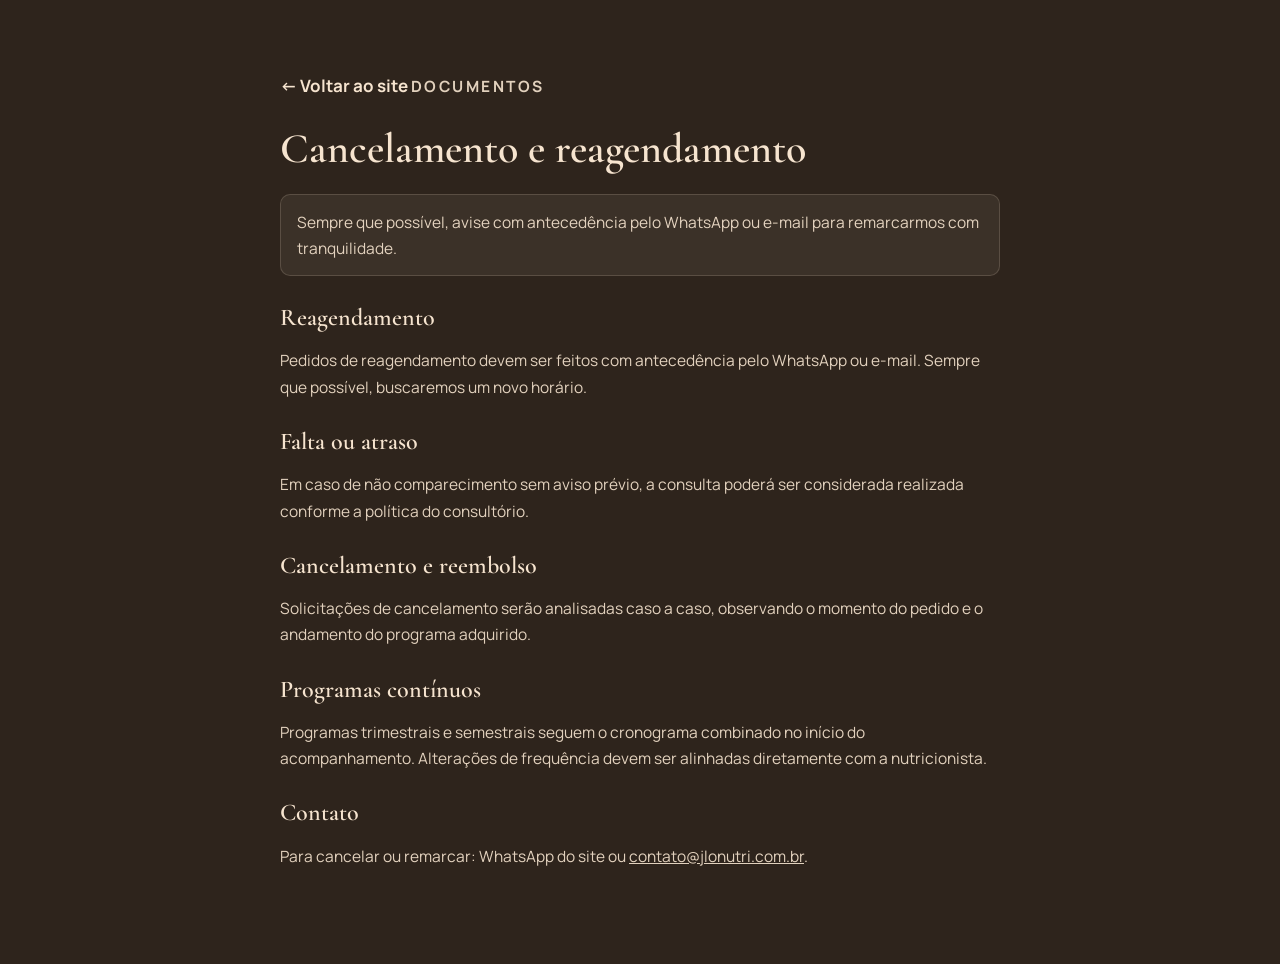
<file: cancelamento.html>
<!doctype html>
<html lang="pt-BR">
<head>
  <meta charset="utf-8" />
  <meta name="viewport" content="width=device-width, initial-scale=1, viewport-fit=cover" />
  <meta name="theme-color" content="#2E241C" />
  <meta name="robots" content="noindex, follow" />
  <title>Cancelamento e Reagendamento · JLO Nutri</title>
  <meta name="description" content="Política de cancelamento e reagendamento — JLO Nutri." />
  <link rel="canonical" href="https://www.jlonutri.com.br/cancelamento" />
  <link rel="icon" href="assets/images/favicon.png?v=9" type="image/png" />
  <link rel="preconnect" href="https://fonts.googleapis.com" />
  <link rel="preconnect" href="https://fonts.gstatic.com" crossorigin />
  <link
    rel="stylesheet"
    href="https://fonts.googleapis.com/css2?family=Cormorant+Garamond:wght@600;700&family=Manrope:wght@400;600;700&display=swap"
    media="print"
    onload="this.media='all'"
  />
  <noscript>
    <link href="https://fonts.googleapis.com/css2?family=Cormorant+Garamond:wght@600;700&family=Manrope:wght@400;600;700&display=swap" rel="stylesheet" />
  </noscript>
  <link rel="stylesheet" href="assets/css/style.css?v=102" />
</head>
<body class="legal-page">
  <a class="skip-link" href="#conteudo">Pular para o conteúdo</a>
  <main class="legal" id="conteudo">
    <a class="legal__back" href="/">← Voltar ao site</a>
    <p class="eyebrow">Documentos</p>
    <h1>Cancelamento e reagendamento</h1>

    <p class="legal__note">
      Sempre que possível, avise com antecedência pelo WhatsApp ou e-mail para remarcarmos com tranquilidade.
    </p>

    <h2>Reagendamento</h2>
    <p>Pedidos de reagendamento devem ser feitos com antecedência pelo WhatsApp ou e-mail. Sempre que possível, buscaremos um novo horário.</p>

    <h2>Falta ou atraso</h2>
    <p>Em caso de não comparecimento sem aviso prévio, a consulta poderá ser considerada realizada conforme a política do consultório.</p>

    <h2>Cancelamento e reembolso</h2>
    <p>Solicitações de cancelamento serão analisadas caso a caso, observando o momento do pedido e o andamento do programa adquirido.</p>

    <h2>Programas contínuos</h2>
    <p>Programas trimestrais e semestrais seguem o cronograma combinado no início do acompanhamento. Alterações de frequência devem ser alinhadas diretamente com a nutricionista.</p>

    <h2>Contato</h2>
    <p>Para cancelar ou remarcar: WhatsApp do site ou <a href="mailto:contato@jlonutri.com.br">contato@jlonutri.com.br</a>.</p>
  </main>
</body>
</html>
</file>
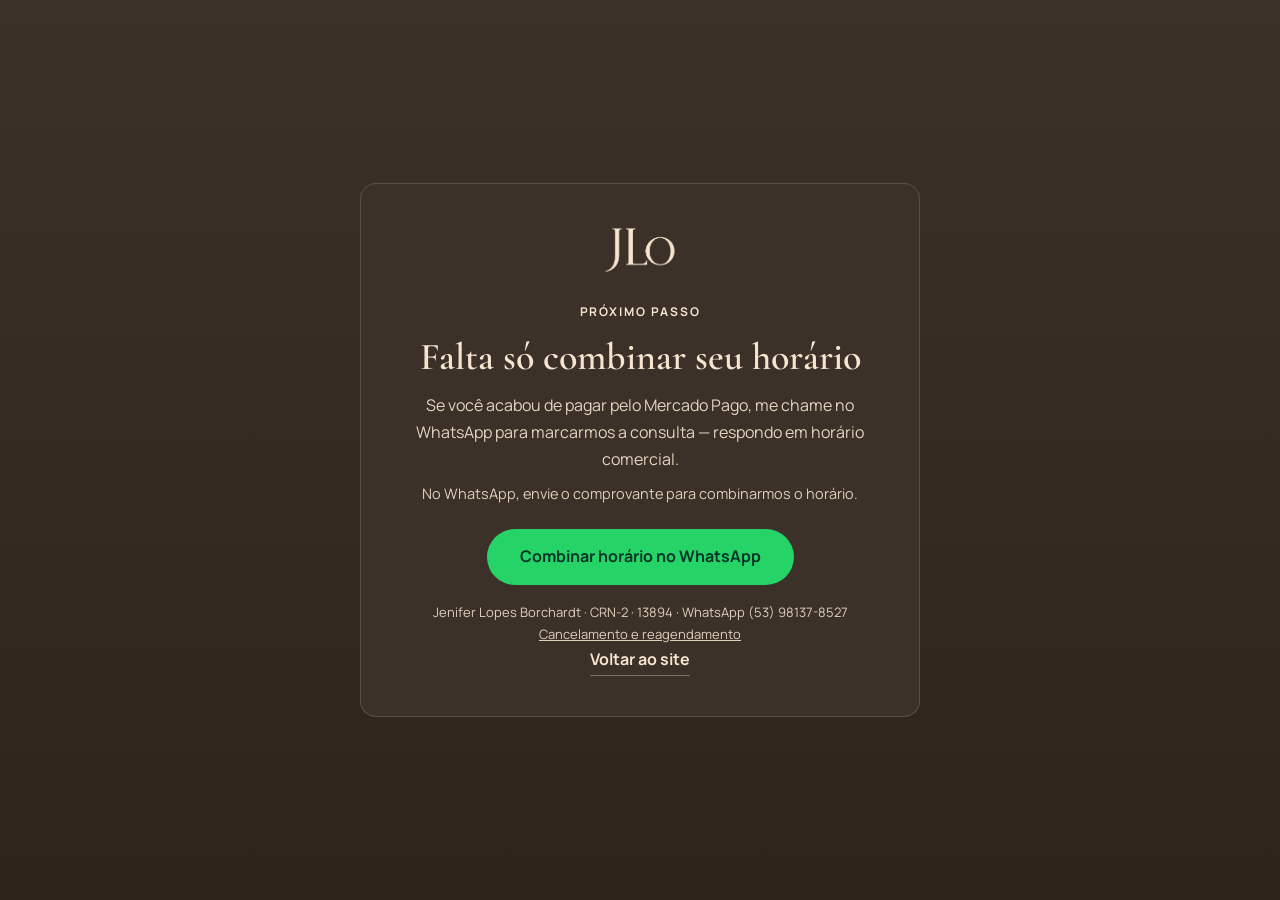
<file: obrigado.html>
<!doctype html>
<html lang="pt-BR">
<head>
  <meta charset="utf-8" />
  <meta name="viewport" content="width=device-width, initial-scale=1, viewport-fit=cover" />
  <meta name="theme-color" content="#2E241C" />
  <meta name="robots" content="noindex, nofollow" />
  <title>Pagamento recebido · JLO Nutri</title>
  <meta name="description" content="Confirmação de pagamento — JLO Nutri. Combine seu horário pelo WhatsApp." />
  <link rel="canonical" href="https://www.jlonutri.com.br/obrigado" />
  <link rel="icon" href="assets/images/favicon.png?v=9" type="image/png" />
  <link rel="preconnect" href="https://fonts.googleapis.com" />
  <link rel="preconnect" href="https://fonts.gstatic.com" crossorigin />
  <link rel="preload" as="style" href="https://fonts.googleapis.com/css2?family=Cormorant+Garamond:wght@600;700&family=Manrope:wght@400;600;700&display=swap" />
  <link
    rel="stylesheet"
    href="https://fonts.googleapis.com/css2?family=Cormorant+Garamond:wght@600;700&family=Manrope:wght@400;600;700&display=swap"
    media="print"
    onload="this.media='all'"
  />
  <noscript>
    <link href="https://fonts.googleapis.com/css2?family=Cormorant+Garamond:wght@600;700&family=Manrope:wght@400;600;700&display=swap" rel="stylesheet" />
  </noscript>
  <link rel="stylesheet" href="assets/css/style.css?v=102" />
</head>
<body class="thanks-page">
  <a class="skip-link" href="#conteudo">Pular para o conteúdo</a>
  <main class="thanks" id="conteudo">
    <div class="thanks__card">
      <img class="thanks__logo" src="assets/images/jlo-mark.png?v=8" alt="JLO Nutri" width="350" height="234" decoding="async" />
      <p class="eyebrow">Próximo passo</p>
      <h1>Falta só combinar seu horário</h1>
      <p class="thanks__lead" id="thanksLead">
        Se você acabou de pagar pelo Mercado Pago, me chame no WhatsApp para marcarmos a consulta — respondo em horário comercial.
      </p>
      <p class="thanks__hint" id="thanksHint">
        No WhatsApp, envie o comprovante para combinarmos o horário.
      </p>
      <div class="thanks__actions">
        <a class="btn btn--whats btn--lg" id="thanksWhats" href="#" target="_blank" rel="noopener noreferrer">Combinar horário no WhatsApp</a>
      </div>
      <p class="thanks__note">Jenifer Lopes Borchardt · CRN-2 · 13894 · WhatsApp (53) 98137-8527</p>
      <p class="thanks__note"><a href="/cancelamento">Cancelamento e reagendamento</a></p>
      <a class="text-link" href="/">Voltar ao site</a>
    </div>
  </main>
  <script>
    (function () {
      var WHATSAPP_NUMBER = "5553981378527";
      var GA_ID = "G-QKJYT0FB50";
      var PLAN_LABELS = {
        avulsa: "Individual",
        individual: "Individual",
        trimestral: "Trimestral",
        semestral: "Semestral"
      };
      var PLAN_PRICES = {
        avulsa: 350,
        individual: 350,
        trimestral: 960,
        semestral: 1790
      };

      function formatPrice(value) {
        if (value == null || value === "") return "";
        var n = Number(value);
        if (!isFinite(n)) return "";
        return n.toLocaleString("pt-BR", {
          minimumFractionDigits: n % 1 === 0 ? 0 : 2,
          maximumFractionDigits: 2
        });
      }

      function cardWhatsAppMessage(plan) {
        if (plan && plan.name) {
          var price = formatPrice(PLAN_PRICES[plan.id]);
          var planLine =
            "Já paguei o plano " +
            plan.name +
            (price ? " (R$ " + price + ")" : "") +
            " via cartão.";
          return (
            "Olá, Jenifer! " +
            planLine +
            "\nSegue o comprovante para combinarmos o horário."
          );
        }
        return (
          "Olá, Jenifer! Já paguei via cartão.\nSegue o comprovante para combinarmos o horário."
        );
      }

      window.dataLayer = window.dataLayer || [];
      function gtag() {
        window.dataLayer.push(arguments);
      }
      window.gtag = gtag;

      function cleanParams(params) {
        var out = {};
        if (!params) return out;
        Object.keys(params).forEach(function (key) {
          var val = params[key];
          if (val !== undefined && val !== null && val !== "") out[key] = val;
        });
        return out;
      }

      function track(eventName, params) {
        try {
          var payload = cleanParams(params);
          if (typeof window.gtag === "function") {
            window.gtag("event", eventName, payload);
          }
        } catch (_) {}
      }

      function bootAnalytics(onReady) {
        gtag("js", new Date());
        gtag("config", GA_ID, { send_page_view: true });

        var gaScript = document.createElement("script");
        gaScript.async = true;
        gaScript.src = "https://www.googletagmanager.com/gtag/js?id=" + GA_ID;
        gaScript.onload = function () {
          if (typeof onReady === "function") onReady();
        };
        gaScript.onerror = function () {
          if (typeof onReady === "function") onReady();
        };
        document.head.appendChild(gaScript);

        // Fallback se onload atrasar/bloquear
        setTimeout(function () {
          if (typeof onReady === "function") onReady();
        }, 1500);
      }

      var analyticsReady = false;
      function whenAnalyticsReady(fn) {
        if (analyticsReady) {
          fn();
          return;
        }
        bootAnalytics(function () {
          if (analyticsReady) return;
          analyticsReady = true;
          fn();
        });
      }

      function readPlan() {
        var params = new URLSearchParams(window.location.search);
        var fromQuery = (params.get("plano") || params.get("plan") || "")
          .toLowerCase()
          .trim()
          .replace(/[^a-z0-9_-]/g, "");
        if (fromQuery === "individual") fromQuery = "avulsa";
        if (fromQuery && PLAN_LABELS[fromQuery]) {
          return { id: fromQuery, name: PLAN_LABELS[fromQuery] };
        }
        try {
          var raw = localStorage.getItem("jlo_last_plan");
          if (!raw) return null;
          var data = JSON.parse(raw);
          if (!data || !data.id) return null;
          var id = String(data.id)
            .toLowerCase()
            .trim()
            .replace(/[^a-z0-9_-]/g, "");
          if (id === "individual") id = "avulsa";
          if (!PLAN_LABELS[id]) return null;
          if (data.at && Date.now() - data.at > 7 * 24 * 60 * 60 * 1000) return null;
          return { id: id, name: PLAN_LABELS[id] };
        } catch (_) {
          return null;
        }
      }

      var plan = readPlan();
      var planName = plan && plan.name ? plan.name : "";
      var lead = document.getElementById("thanksLead");
      var msg = cardWhatsAppMessage(plan);

      if (planName) {
        lead.textContent =
          "Você escolheu o plano " +
          planName +
          ". Me chame no WhatsApp para marcarmos a consulta — respondo em horário comercial.";
      } else {
        lead.textContent =
          "Se você acabou de pagar pelo Mercado Pago, me chame no WhatsApp para marcarmos a consulta — respondo em horário comercial.";
      }

      whenAnalyticsReady(function () {
        track("obrigado_view", {
          page: "obrigado",
          plan_id: plan && plan.id ? plan.id : undefined,
          plan_name: planName || undefined
        });
      });

      var btn = document.getElementById("thanksWhats");
      btn.href =
        "https://wa.me/" + WHATSAPP_NUMBER + "?text=" + encodeURIComponent(msg);
      btn.addEventListener("click", function () {
        track("whatsapp_click", {
          source: "obrigado",
          plan_id: plan && plan.id ? plan.id : undefined
        });
      });
    })();
  </script>
</body>
</html>
</file>
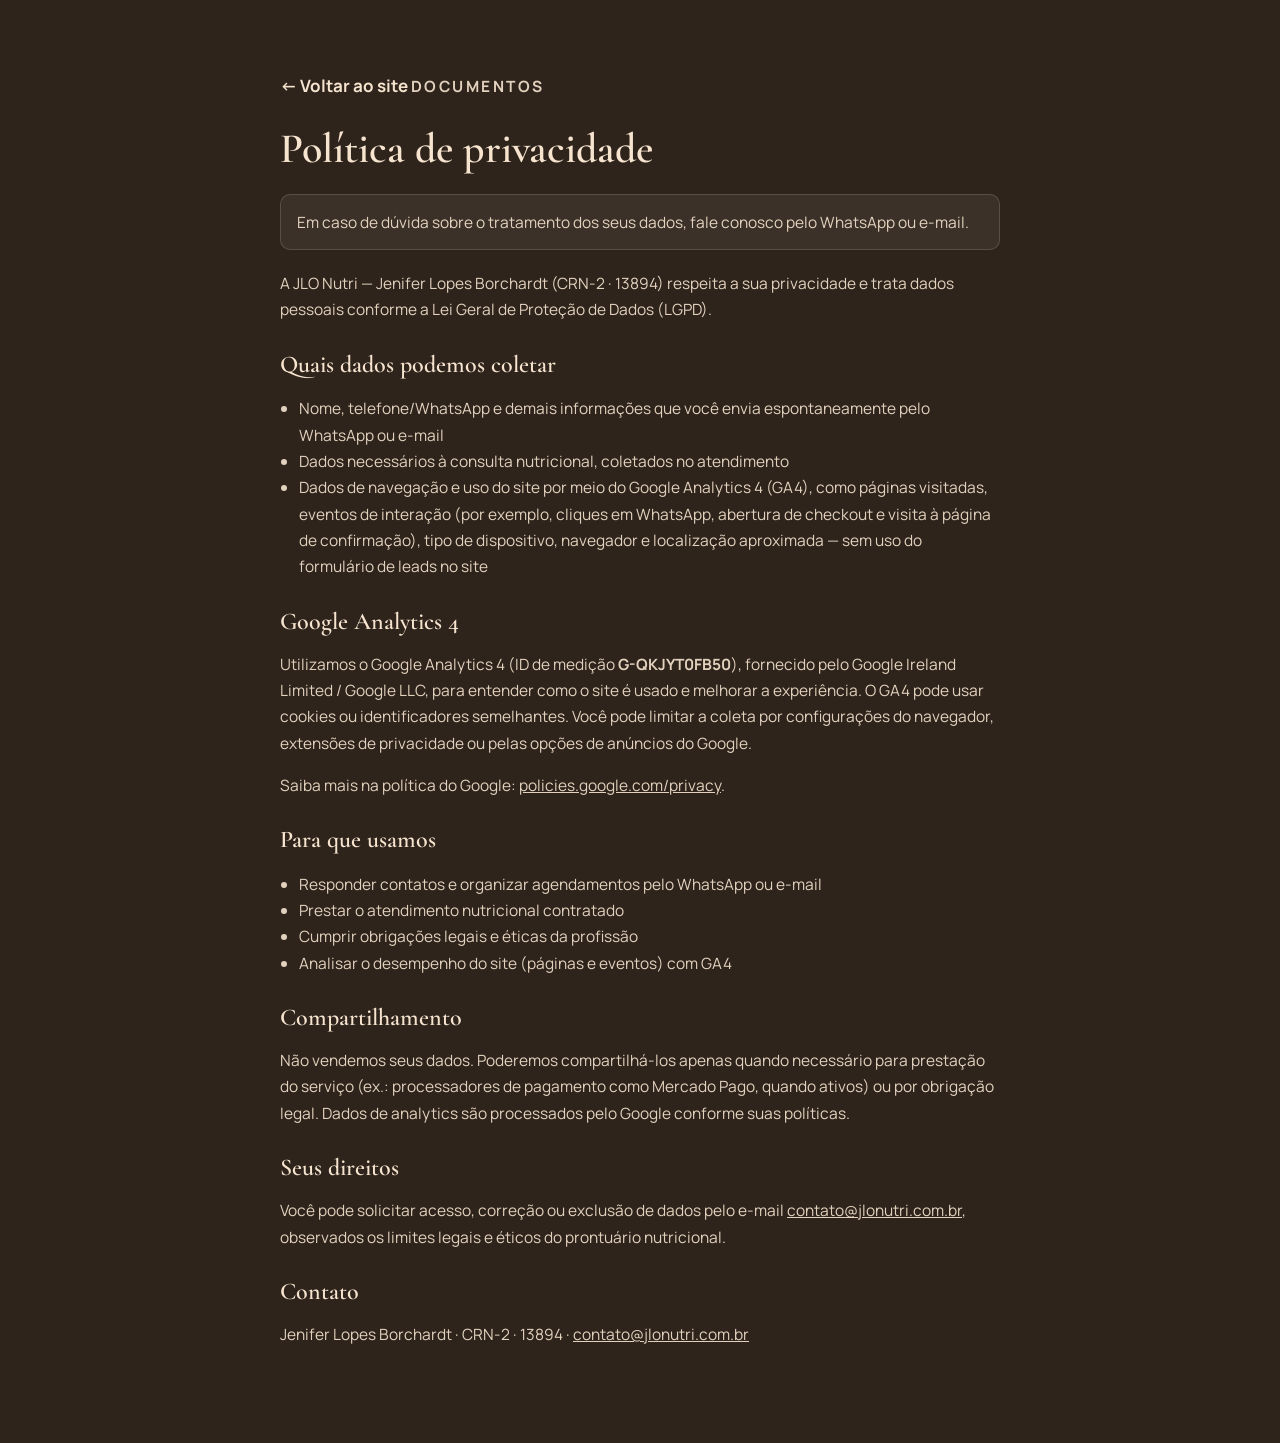
<file: privacidade.html>
<!doctype html>
<html lang="pt-BR">
<head>
  <meta charset="utf-8" />
  <meta name="viewport" content="width=device-width, initial-scale=1, viewport-fit=cover" />
  <meta name="theme-color" content="#2E241C" />
  <meta name="robots" content="noindex, follow" />
  <title>Política de Privacidade · JLO Nutri</title>
  <meta name="description" content="Política de privacidade do atendimento nutricional JLO Nutri — Jenifer Lopes Borchardt." />
  <link rel="canonical" href="https://www.jlonutri.com.br/privacidade" />
  <link rel="icon" href="assets/images/favicon.png?v=9" type="image/png" />
  <link rel="preconnect" href="https://fonts.googleapis.com" />
  <link rel="preconnect" href="https://fonts.gstatic.com" crossorigin />
  <link
    rel="stylesheet"
    href="https://fonts.googleapis.com/css2?family=Cormorant+Garamond:wght@600;700&family=Manrope:wght@400;600;700&display=swap"
    media="print"
    onload="this.media='all'"
  />
  <noscript>
    <link href="https://fonts.googleapis.com/css2?family=Cormorant+Garamond:wght@600;700&family=Manrope:wght@400;600;700&display=swap" rel="stylesheet" />
  </noscript>
  <link rel="stylesheet" href="assets/css/style.css?v=102" />
</head>
<body class="legal-page">
  <a class="skip-link" href="#conteudo">Pular para o conteúdo</a>
  <main class="legal" id="conteudo">
    <a class="legal__back" href="/">← Voltar ao site</a>
    <p class="eyebrow">Documentos</p>
    <h1>Política de privacidade</h1>

    <p class="legal__note">
      Em caso de dúvida sobre o tratamento dos seus dados, fale conosco pelo WhatsApp ou e-mail.
    </p>

    <p>A JLO Nutri — Jenifer Lopes Borchardt (CRN-2 · 13894) respeita a sua privacidade e trata dados pessoais conforme a Lei Geral de Proteção de Dados (LGPD).</p>

    <h2>Quais dados podemos coletar</h2>
    <ul>
      <li>Nome, telefone/WhatsApp e demais informações que você envia espontaneamente pelo WhatsApp ou e-mail</li>
      <li>Dados necessários à consulta nutricional, coletados no atendimento</li>
      <li>Dados de navegação e uso do site por meio do Google Analytics 4 (GA4), como páginas visitadas, eventos de interação (por exemplo, cliques em WhatsApp, abertura de checkout e visita à página de confirmação), tipo de dispositivo, navegador e localização aproximada — sem uso do formulário de leads no site</li>
    </ul>

    <h2>Google Analytics 4</h2>
    <p>Utilizamos o Google Analytics 4 (ID de medição <strong>G-QKJYT0FB50</strong>), fornecido pelo Google Ireland Limited / Google LLC, para entender como o site é usado e melhorar a experiência. O GA4 pode usar cookies ou identificadores semelhantes. Você pode limitar a coleta por configurações do navegador, extensões de privacidade ou pelas opções de anúncios do Google.</p>
    <p>Saiba mais na política do Google: <a href="https://policies.google.com/privacy" target="_blank" rel="noopener noreferrer">policies.google.com/privacy</a>.</p>

    <h2>Para que usamos</h2>
    <ul>
      <li>Responder contatos e organizar agendamentos pelo WhatsApp ou e-mail</li>
      <li>Prestar o atendimento nutricional contratado</li>
      <li>Cumprir obrigações legais e éticas da profissão</li>
      <li>Analisar o desempenho do site (páginas e eventos) com GA4</li>
    </ul>

    <h2>Compartilhamento</h2>
    <p>Não vendemos seus dados. Poderemos compartilhá-los apenas quando necessário para prestação do serviço (ex.: processadores de pagamento como Mercado Pago, quando ativos) ou por obrigação legal. Dados de analytics são processados pelo Google conforme suas políticas.</p>

    <h2>Seus direitos</h2>
    <p>Você pode solicitar acesso, correção ou exclusão de dados pelo e-mail <a href="mailto:contato@jlonutri.com.br">contato@jlonutri.com.br</a>, observados os limites legais e éticos do prontuário nutricional.</p>

    <h2>Contato</h2>
    <p>Jenifer Lopes Borchardt · CRN-2 · 13894 · <a href="mailto:contato@jlonutri.com.br">contato@jlonutri.com.br</a></p>
  </main>
</body>
</html>
</file>
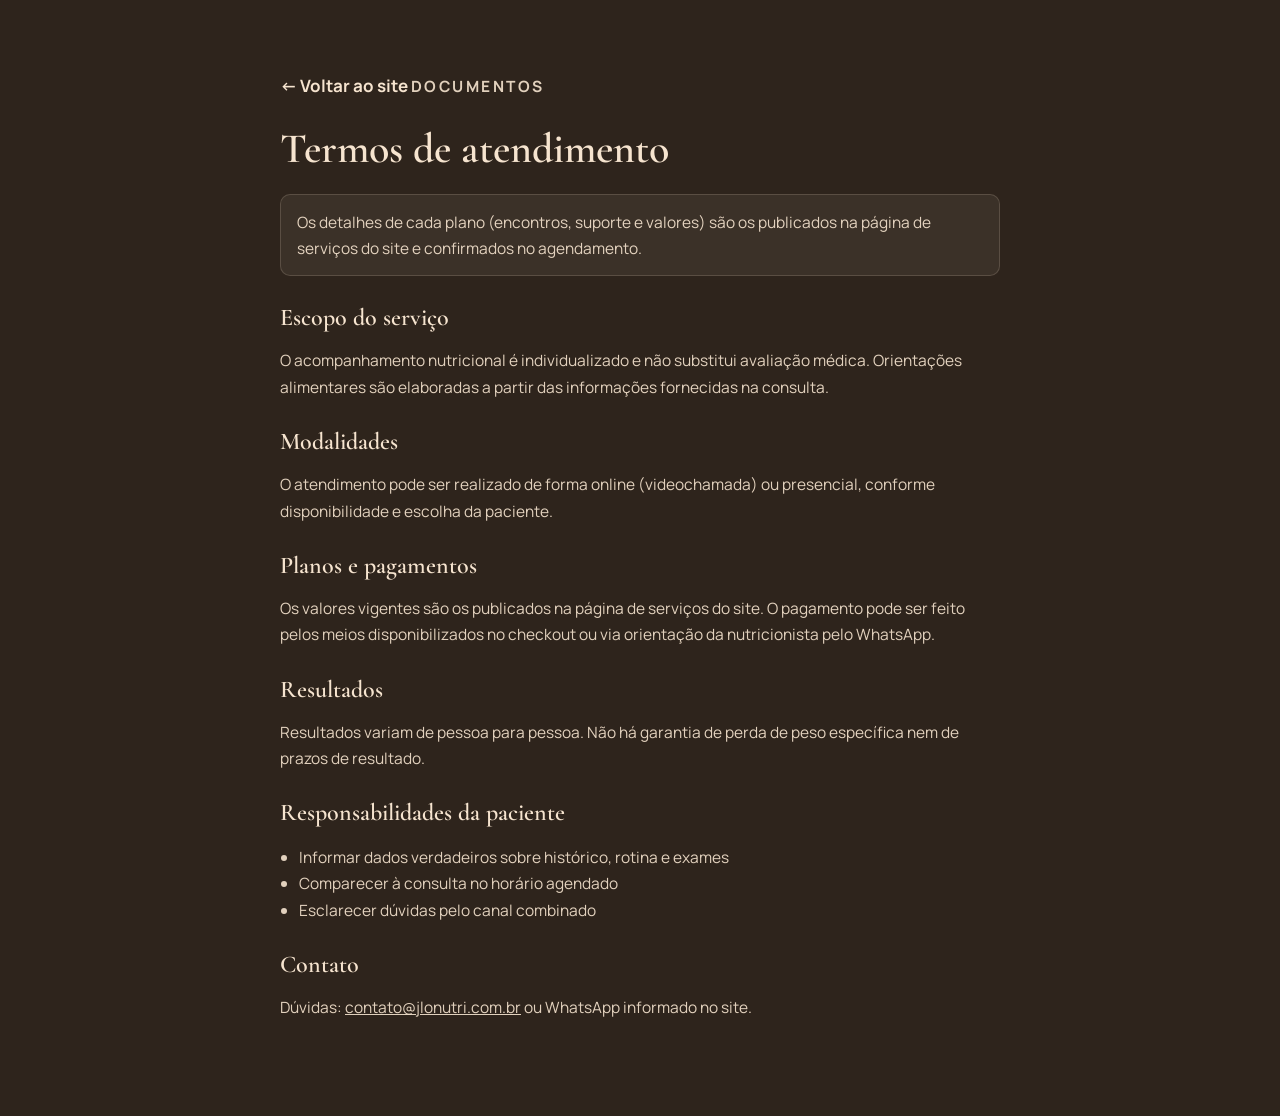
<file: termos.html>
<!doctype html>
<html lang="pt-BR">
<head>
  <meta charset="utf-8" />
  <meta name="viewport" content="width=device-width, initial-scale=1, viewport-fit=cover" />
  <meta name="theme-color" content="#2E241C" />
  <meta name="robots" content="noindex, follow" />
  <title>Termos de Atendimento · JLO Nutri</title>
  <meta name="description" content="Termos de atendimento nutricional JLO Nutri — Jenifer Lopes Borchardt." />
  <link rel="canonical" href="https://www.jlonutri.com.br/termos" />
  <link rel="icon" href="assets/images/favicon.png?v=9" type="image/png" />
  <link rel="preconnect" href="https://fonts.googleapis.com" />
  <link rel="preconnect" href="https://fonts.gstatic.com" crossorigin />
  <link
    rel="stylesheet"
    href="https://fonts.googleapis.com/css2?family=Cormorant+Garamond:wght@600;700&family=Manrope:wght@400;600;700&display=swap"
    media="print"
    onload="this.media='all'"
  />
  <noscript>
    <link href="https://fonts.googleapis.com/css2?family=Cormorant+Garamond:wght@600;700&family=Manrope:wght@400;600;700&display=swap" rel="stylesheet" />
  </noscript>
  <link rel="stylesheet" href="assets/css/style.css?v=102" />
</head>
<body class="legal-page">
  <a class="skip-link" href="#conteudo">Pular para o conteúdo</a>
  <main class="legal" id="conteudo">
    <a class="legal__back" href="/">← Voltar ao site</a>
    <p class="eyebrow">Documentos</p>
    <h1>Termos de atendimento</h1>

    <p class="legal__note">
      Os detalhes de cada plano (encontros, suporte e valores) são os publicados na página de serviços do site e confirmados no agendamento.
    </p>

    <h2>Escopo do serviço</h2>
    <p>O acompanhamento nutricional é individualizado e não substitui avaliação médica. Orientações alimentares são elaboradas a partir das informações fornecidas na consulta.</p>

    <h2>Modalidades</h2>
    <p>O atendimento pode ser realizado de forma online (videochamada) ou presencial, conforme disponibilidade e escolha da paciente.</p>

    <h2>Planos e pagamentos</h2>
    <p>Os valores vigentes são os publicados na página de serviços do site. O pagamento pode ser feito pelos meios disponibilizados no checkout ou via orientação da nutricionista pelo WhatsApp.</p>

    <h2>Resultados</h2>
    <p>Resultados variam de pessoa para pessoa. Não há garantia de perda de peso específica nem de prazos de resultado.</p>

    <h2>Responsabilidades da paciente</h2>
    <ul>
      <li>Informar dados verdadeiros sobre histórico, rotina e exames</li>
      <li>Comparecer à consulta no horário agendado</li>
      <li>Esclarecer dúvidas pelo canal combinado</li>
    </ul>

    <h2>Contato</h2>
    <p>Dúvidas: <a href="mailto:contato@jlonutri.com.br">contato@jlonutri.com.br</a> ou WhatsApp informado no site.</p>
  </main>
</body>
</html>
</file>
<file: assets/css/style.css>
/* =========================================================
   JLO Nutri — Design System
   Mocha #2E241C · Letras marfim quente #F6E4CF

   Ordem:
   1. Tokens / base
   2. Componentes (botões, header, seções)
   3. Página (hero → pains → about → gains → plans)
   4. Footer / sticky / WhatsApp
   5. Legal / obrigado
   6. Motion + responsivo
   ========================================================= */
:root {
  color-scheme: dark;

  /* Tipografia — marfim quente (mais amêndoa / pêssego) */
  --warm-offwhite: #F6E4CF;

  /* Família mocha (um só tom, degraus curtos) */
  --bg: #2E241C;
  --surface: #342920;
  --elevated: #3B3128;

  --brown-2: var(--warm-offwhite);
  --offwhite: var(--bg);
  --offwhite-2: var(--surface);
  --white: var(--elevated);
  --ink: var(--warm-offwhite);
  --ink-soft: rgba(246, 228, 207, 0.9);
  --muted: rgba(246, 228, 207, 0.88);
  --brand: var(--warm-offwhite);
  --brand-2: #EBD4B8;
  --on-brand: var(--bg);
  --line: rgba(246, 228, 207, 0.16);
  --whats: #25d366;

  --font-body: "Manrope", system-ui, -apple-system, "Segoe UI", sans-serif;
  --font-display: "Cormorant Garamond", Georgia, "Times New Roman", serif;

  --container: min(1120px, calc(100% - 40px));
  --radius: 16px;
  --radius-sm: 10px;
  --radius-pill: 999px;
  --shadow: 0 12px 32px rgba(0, 0, 0, 0.28);
  --header-h: 88px;
  --sticky-h: 72px;
  --ease: cubic-bezier(0.22, 1, 0.36, 1);
}

* { box-sizing: border-box; }

html {
  scroll-behavior: smooth;
  scroll-padding-top: calc(var(--header-h) + 20px);
}

body {
  margin: 0;
  font-family: var(--font-body);
  font-size: 17px;
  line-height: 1.7;
  color: var(--ink);
  background: var(--offwhite);
  -webkit-font-smoothing: antialiased;
  overflow-x: hidden;
}

img { max-width: 100%; height: auto; display: block; }
a { color: inherit; }

:focus-visible {
  outline: 2px solid var(--brand);
  outline-offset: 3px;
}

h1, h2, h3 {
  font-family: var(--font-display);
  font-weight: 600;
  line-height: 1.15;
  color: var(--ink);
  margin: 0;
}

.container {
  width: var(--container);
  margin-inline: auto;
}
.container--narrow { max-width: 780px; }

.eyebrow {
  display: inline-block;
  margin: 0 0 14px;
  font-family: var(--font-body);
  font-size: 12px;
  font-weight: 700;
  letter-spacing: 0.16em;
  text-transform: uppercase;
  color: var(--brown-2);
}

.skip-link {
  position: absolute;
  left: 16px;
  top: -60px;
  background: var(--brand);
  color: var(--on-brand);
  padding: 10px 16px;
  border-radius: var(--radius-sm);
  z-index: 300;
  transition: top 0.2s;
}
.skip-link:focus { top: 12px; }

/* ---------- Botões ---------- */
.btn {
  display: inline-flex;
  align-items: center;
  justify-content: center;
  gap: 8px;
  min-height: 50px;
  min-width: 44px;
  padding: 0 26px;
  border-radius: var(--radius-pill);
  font-family: var(--font-body);
  font-weight: 700;
  font-size: 15px;
  text-decoration: none;
  border: 1.5px solid transparent;
  cursor: pointer;
  transition: transform 0.2s var(--ease), background 0.2s, color 0.2s, border-color 0.2s;
}
.btn--lg { min-height: 56px; padding: 0 32px; font-size: 16px; }

.btn--primary {
  background: var(--brand);
  color: var(--on-brand);
}
.btn--primary:hover {
  background: var(--brand-2);
  transform: translateY(-1px);
}

.btn--whats {
  background: var(--whats);
  color: #063528;
}
.btn--whats:hover { filter: brightness(1.03); transform: translateY(-1px); }
.btn--secondary {
  background: transparent;
  color: var(--brand);
  border: 1px solid var(--line);
}
.btn--secondary:hover {
  border-color: var(--brand);
  background: rgba(246, 228, 207, 0.06);
  transform: translateY(-1px);
}

/* ---------- Trust bar ---------- */
.trust-bar {
  border-block: 1px solid var(--line);
  background: var(--surface);
  padding: 22px 0;
}
.trust-bar__inner {
  display: flex;
  align-items: stretch;
  justify-content: center;
  gap: 0;
  text-align: center;
}
.trust-bar p {
  margin: 0;
  flex: 1 1 0;
  min-width: 0;
  max-width: 260px;
  padding: 2px 22px;
  display: flex;
  flex-direction: column;
  align-items: center;
  justify-content: center;
  gap: 4px;
  position: relative;
}
.trust-bar p + p::before {
  content: "";
  position: absolute;
  left: 0;
  top: 12%;
  bottom: 12%;
  width: 1px;
  background: var(--line);
}
.trust-bar strong {
  font-family: var(--font-display);
  font-size: 18px;
  font-weight: 600;
  color: var(--brand);
  line-height: 1.2;
}
.trust-bar span {
  font-size: 12.5px;
  line-height: 1.35;
  color: var(--muted);
  max-width: 18ch;
}

/* ---------- Header ---------- */
.topbar {
  position: sticky;
  top: 0;
  z-index: 100;
  height: var(--header-h);
  display: flex;
  align-items: center;
  gap: 20px;
  padding: 0 clamp(16px, 4vw, 40px);
  background: rgba(46, 36, 28, 0.92);
  backdrop-filter: blur(12px);
  border-bottom: 1px solid var(--line);
}

.brand {
  display: inline-flex;
  flex-direction: column;
  align-items: center;
  gap: 3px;
  text-decoration: none;
  flex-shrink: 0;
}
.brand__mark-img {
  height: 46px;
  width: auto;
  display: block;
}
.brand__aside {
  display: flex;
  align-items: center;
  justify-content: center;
  gap: 8px;
}
.brand__aside-line {
  display: block;
  width: 12px;
  height: 1px;
  background: var(--brand);
  opacity: 0.5;
}
.brand__aside-label {
  font-size: 9.5px;
  font-weight: 700;
  letter-spacing: 0.18em;
  text-transform: uppercase;
  color: var(--brand);
  white-space: nowrap;
}

.desktop-nav {
  display: flex;
  gap: 22px;
  margin-left: auto;
}
.desktop-nav a {
  font-size: 14.5px;
  font-weight: 600;
  color: var(--ink-soft);
  text-decoration: none;
}
.desktop-nav a:hover { color: var(--brand); }

.nav-cta { flex-shrink: 0; }

.menu-btn {
  display: none;
  flex-direction: column;
  gap: 5px;
  width: 44px;
  height: 44px;
  align-items: center;
  justify-content: center;
  background: transparent;
  border: 1px solid var(--line);
  border-radius: 12px;
  cursor: pointer;
  margin-left: auto;
}
.menu-btn span {
  width: 20px;
  height: 2px;
  background: var(--brand);
  border-radius: 2px;
  transition: transform 0.25s, opacity 0.25s;
}
.menu-btn[aria-expanded="true"] span:nth-child(1) { transform: translateY(7px) rotate(45deg); }
.menu-btn[aria-expanded="true"] span:nth-child(2) { opacity: 0; }
.menu-btn[aria-expanded="true"] span:nth-child(3) { transform: translateY(-7px) rotate(-45deg); }

.mobile-menu {
  position: fixed;
  top: var(--header-h);
  left: 0;
  right: 0;
  z-index: 90;
  background: var(--offwhite);
  border-bottom: 1px solid var(--line);
  box-shadow: var(--shadow);
  padding: 12px clamp(16px, 4vw, 40px) 24px;
}
.mobile-menu[hidden] { display: none; }
.mobile-menu nav { display: flex; flex-direction: column; gap: 2px; }
.mobile-menu a {
  padding: 14px 8px;
  font-size: 17px;
  font-weight: 600;
  color: var(--ink);
  text-decoration: none;
  border-bottom: 1px solid var(--line);
  min-height: 48px;
  display: flex;
  align-items: center;
}
.mobile-menu a.btn {
  justify-content: center;
  border: none;
  margin-top: 14px;
  color: var(--on-brand);
}

.menu-backdrop {
  position: fixed;
  inset: 0;
  top: var(--header-h);
  z-index: 80;
  background: rgba(0, 0, 0, 0.45);
  border: 0;
  padding: 0;
  cursor: pointer;
}
.menu-backdrop[hidden] { display: none; }

/* ---------- Sections ---------- */
.section {
  padding: clamp(56px, 8vw, 100px) 0;
}
.pains,
.about,
.gains,
.first-visit,
.quotes,
.faq {
  content-visibility: auto;
  contain-intrinsic-size: auto 720px;
}
.hero {
  content-visibility: visible;
}

.section-head {
  max-width: 720px;
  margin: 0 auto clamp(32px, 5vw, 48px);
  text-align: center;
}
.section-head h2 {
  font-size: clamp(28px, 4.8vw, 42px);
  line-height: 1.2;
  letter-spacing: -0.015em;
}
.section-sub {
  margin: 14px auto 0;
  color: var(--ink-soft);
  font-size: 16.5px;
  line-height: 1.6;
  max-width: 40ch;
}

.text-link {
  display: inline-flex;
  align-items: center;
  gap: 6px;
  font-weight: 700;
  font-size: 16px;
  color: var(--brand);
  text-decoration: none;
  border-bottom: 1.5px solid rgba(246, 228, 207, 0.35);
  padding-bottom: 2px;
}
.text-link:hover { border-color: var(--brand); }

/* ---------- Hero ---------- */
.hero {
  position: relative;
  padding: clamp(40px, 7vw, 80px) 0 clamp(48px, 7vw, 88px);
  background:
    radial-gradient(900px 480px at 88% 0%, rgba(246, 228, 207, 0.06), transparent 58%),
    radial-gradient(700px 380px at 8% 80%, rgba(246, 228, 207, 0.03), transparent 55%),
    linear-gradient(180deg, #342920 0%, #2E241C 55%, #281F18 100%);
}
.hero__inner {
  display: grid;
  grid-template-columns: 1.08fr 0.92fr;
  gap: clamp(28px, 5vw, 56px);
  align-items: center;
}
.hero__byline {
  margin: 0 0 14px;
  font-size: 13.5px;
  font-weight: 600;
  color: var(--ink-soft);
  letter-spacing: 0.02em;
}
.hero__title {
  font-size: clamp(30px, 5vw, 52px);
  margin: 0 0 18px;
  letter-spacing: -0.015em;
  max-width: 16em;
}
.hero__lead {
  font-size: clamp(16.5px, 2vw, 19px);
  color: var(--ink-soft);
  max-width: 44ch;
  margin: 0 0 26px;
}
.hero__actions {
  display: flex;
  flex-wrap: wrap;
  gap: 12px;
  margin-bottom: 28px;
}

.hero__media { position: relative; }
.hero__photo,
.about__photo {
  width: 100%;
  margin-inline: auto;
  border-radius: 20px;
  background: var(--offwhite-2);
  border: 1px solid var(--line);
  overflow: hidden;
  line-height: 0;
  min-height: 200px;
}
.hero__photo picture,
.about__photo picture {
  display: block;
  width: 100%;
  line-height: 0;
}
.hero__photo img,
.about__photo img {
  width: 100%;
  height: auto;
  max-width: 100%;
  display: block;
  object-fit: cover;
  object-position: center 20%;
  aspect-ratio: 4 / 5;
  contain: layout style paint;
}
.hero__photo img { object-position: center 22%; }
.about__photo img { object-position: center 28%; }

/* ---------- Feature cards (pains + gains) ---------- */
.pains__grid {
  list-style: none;
  margin: 0;
  padding: 0;
  display: grid;
  grid-template-columns: repeat(3, 1fr);
  gap: 16px;
}
.gains__grid {
  list-style: none;
  margin: 0 auto;
  padding: 0;
  display: grid;
  grid-template-columns: repeat(2, 1fr);
  gap: 16px;
  max-width: 720px;
}

.pain-card,
.gain-card {
  background: var(--white);
  border: 1px solid var(--line);
  border-radius: var(--radius);
  padding: 24px 22px;
}

.pain-card__icon,
.gain-card__icon {
  display: inline-grid;
  place-items: center;
  width: 48px;
  height: 48px;
  border-radius: 14px;
  background: var(--offwhite-2);
  color: var(--brand);
  margin-bottom: 14px;
}

.pain-card__icon svg,
.gain-card__icon svg {
  display: block;
  width: 22px;
  height: 22px;
}

.pain-card h3,
.gain-card h3 { font-size: 20px; margin-bottom: 8px; }
.gain-card h3 { font-size: 21px; }

.pain-card p,
.gain-card p { margin: 0; font-size: 15px; color: var(--ink-soft); }

/* ---------- Pains ---------- */
.pains { background: var(--offwhite); }
.pains__closing {
  max-width: 40rem;
  margin: 40px auto 0;
  text-align: center;
  font-family: var(--font-display);
  font-size: clamp(22px, 3.2vw, 28px);
  line-height: 1.35;
  color: var(--brand);
}

/* ---------- About ---------- */
.about { background: var(--white); }
.about__inner {
  display: grid;
  grid-template-columns: 0.9fr 1.1fr;
  gap: clamp(28px, 5vw, 56px);
  align-items: center;
}
.about__copy h2 { font-size: clamp(28px, 4.8vw, 44px); margin-bottom: 18px; }
.about__copy p { color: var(--ink-soft); margin: 0 0 14px; }
.about__creds {
  list-style: none;
  margin: 20px 0 26px;
  padding: 0;
  display: grid;
  gap: 10px;
}
.about__creds li {
  display: flex;
  align-items: flex-start;
  gap: 10px;
  font-weight: 600;
  color: var(--brand);
  font-size: 15px;
}
.about__creds span {
  display: inline-grid;
  place-items: center;
  width: 22px;
  height: 22px;
  border-radius: 50%;
  background: var(--brand);
  color: var(--on-brand);
  font-size: 12px;
  flex-shrink: 0;
  margin-top: 2px;
}

/* ---------- Gains ---------- */
.gains {
  background: var(--offwhite);
}

/* ---------- Plans ---------- */
.plans { background: var(--offwhite); }

.plans__grid {
  list-style: none;
  margin: 0;
  padding: 0;
  display: grid;
  grid-template-columns: repeat(3, 1fr);
  gap: 20px;
  align-items: stretch;
}
.plan-card {
  position: relative;
  display: flex;
  flex-direction: column;
  background: var(--white);
  border: 1px solid var(--line);
  border-radius: var(--radius);
  padding: 32px 26px 28px;
}
.plan-card--featured {
  border-color: var(--brand);
  box-shadow: var(--shadow);
  padding-top: 40px;
  background: linear-gradient(180deg, rgba(246, 228, 207, 0.06) 0%, var(--white) 42%);
}
@media (min-width: 1025px) {
  .plan-card--featured {
    transform: translateY(-6px);
  }
}
.plan-card__tag {
  position: absolute;
  top: -12px;
  left: 50%;
  transform: translateX(-50%);
  background: var(--brand);
  color: var(--on-brand);
  font-size: 11px;
  font-weight: 700;
  letter-spacing: 0.06em;
  text-transform: uppercase;
  padding: 6px 14px;
  border-radius: var(--radius-pill);
  white-space: nowrap;
}
.plan-card__name {
  font-size: clamp(24px, 2.4vw, 28px);
  margin: 0 0 10px;
  line-height: 1.2;
  letter-spacing: -0.01em;
}
.plan-card__desc {
  font-size: 15px;
  line-height: 1.55;
  color: var(--ink-soft);
  margin: 0 0 20px;
  max-width: 28ch;
}

.plan-card__price {
  font-family: var(--font-display);
  font-size: clamp(30px, 3vw, 36px);
  font-weight: 700;
  color: var(--brand);
  margin: 0 0 8px;
  line-height: 1.2;
}
.plan-card__price span { font-size: 0.45em; vertical-align: super; }
.plan-card__price small {
  display: block;
  margin-top: 6px;
  font-size: 13px;
  font-family: var(--font-body);
  color: var(--ink-soft);
  font-weight: 600;
  line-height: 1.4;
  letter-spacing: 0;
}
.plan-card__price-soft {
  font-family: var(--font-display);
  font-size: 30px;
  font-weight: 600;
  color: var(--brand);
}
.plan-card__feats {
  list-style: none;
  margin: 0 0 24px;
  padding: 0;
  display: grid;
  gap: 12px;
  flex: 1;
}
.plan-card__feats li {
  position: relative;
  padding-left: 26px;
  font-size: 14.5px;
  line-height: 1.5;
  color: var(--ink-soft);
}
.plan-card__feats li::before {
  content: "✓";
  position: absolute;
  left: 0;
  top: 0;
  color: var(--brand);
  font-weight: 700;
}
.plan-card__actions { display: grid; gap: 10px; margin-top: auto; }
.plan-card .btn { width: 100%; min-height: 48px; }
.plan-card__next {
  margin: 0;
  text-align: center;
  font-size: 12.5px;
  line-height: 1.35;
  color: var(--muted);
  font-weight: 600;
}

.pay-check {
  display: flex;
  align-items: center;
  justify-content: center;
  gap: 18px;
  margin: 0;
  min-width: 0;
}
.pay-check__item {
  display: inline-flex;
  align-items: center;
  gap: 7px;
  margin: 0;
  cursor: pointer;
  font-size: 13.5px;
  font-weight: 600;
  color: var(--muted);
  user-select: none;
}
.pay-check__item input {
  position: absolute;
  opacity: 0;
  width: 1px;
  height: 1px;
  pointer-events: none;
}
.pay-check__box {
  width: 16px;
  height: 16px;
  flex: 0 0 auto;
  border: 1.5px solid rgba(246, 228, 207, 0.35);
  border-radius: 4px;
  background: transparent;
  position: relative;
  transition: border-color 0.15s var(--ease), background 0.15s var(--ease);
}
.pay-check__box::after {
  content: "";
  position: absolute;
  left: 4px;
  top: 1px;
  width: 5px;
  height: 9px;
  border: solid var(--on-brand);
  border-width: 0 1.5px 1.5px 0;
  transform: rotate(45deg) scale(0);
  transition: transform 0.15s var(--ease);
}
.pay-check__item:hover {
  color: var(--ink);
}
.pay-check__item:hover .pay-check__box {
  border-color: rgba(246, 228, 207, 0.55);
}
.pay-check__item input:checked ~ .pay-check__box,
.pay-check__item input:checked + .pay-check__box {
  background: var(--brand);
  border-color: var(--brand);
}
.pay-check__item input:checked ~ .pay-check__box::after,
.pay-check__item input:checked + .pay-check__box::after {
  transform: rotate(45deg) scale(1);
}
.pay-check__item input:checked ~ span:last-child {
  color: var(--ink);
}
.pay-check__item input:focus-visible + .pay-check__box {
  outline: 2px solid var(--brand);
  outline-offset: 2px;
}

.plans__assurance {
  max-width: 720px;
  margin: 0 auto 28px;
  padding: 16px 18px;
  border: 1px solid var(--line);
  border-radius: var(--radius-sm);
  background: var(--white);
  text-align: center;
}
.plans__assurance p {
  margin: 0;
  font-size: 14.5px;
  line-height: 1.55;
  color: var(--ink-soft);
}
.plans__assurance strong { color: var(--brand); }

.plans__pay-note {
  margin: 24px auto 0;
  max-width: 42rem;
  text-align: center;
  font-size: 14px;
  line-height: 1.5;
  color: var(--muted);
}
.plans__pay-note a {
  color: var(--brand);
  font-weight: 600;
  text-underline-offset: 3px;
}
.plans__doubt {
  margin: 28px auto 0;
  text-align: center;
  font-size: 15px;
  color: var(--ink-soft);
}
.plans__doubt a {
  color: var(--brand);
  font-weight: 700;
  text-decoration: underline;
  text-underline-offset: 3px;
  margin-left: 6px;
}

/* ---------- Depoimentos ---------- */
.quotes { background: var(--offwhite); }
.quotes__grid {
  list-style: none;
  margin: 0;
  padding: 0;
  display: grid;
  grid-template-columns: repeat(3, 1fr);
  gap: 16px;
}
.quote-card {
  padding: 24px 22px;
  border: 1px solid var(--line);
  border-radius: var(--radius);
  background: var(--white);
}
.quote-card blockquote {
  margin: 0 0 16px;
  padding: 0;
  font-family: var(--font-display);
  font-size: clamp(18px, 2.2vw, 22px);
  line-height: 1.35;
  color: var(--ink);
  border: 0;
}
.quote-card__who {
  margin: 0;
  display: grid;
  gap: 2px;
  font-size: 14px;
}
.quote-card__who strong { color: var(--brand); }
.quote-card__who span { color: var(--muted); font-size: 13px; }

/* ---------- FAQ ---------- */
.faq { background: var(--white); }
.faq .section-head { margin-bottom: clamp(24px, 4vw, 36px); }
.faq__list {
  display: grid;
  gap: 10px;
}
.faq__item {
  border: 1px solid var(--line);
  border-radius: var(--radius-sm);
  background: var(--offwhite);
  padding: 4px 16px;
}
.faq__item summary {
  cursor: pointer;
  list-style: none;
  font-weight: 700;
  font-size: 16px;
  padding: 14px 0;
  color: var(--ink);
  min-height: 48px;
  display: flex;
  align-items: center;
}
.faq__item summary::-webkit-details-marker { display: none; }
.faq__item summary::after {
  content: "+";
  margin-left: auto;
  font-weight: 700;
  color: var(--brand);
  padding-left: 12px;
}
.faq__item[open] summary::after { content: "–"; }
.faq__item p {
  margin: 0 0 16px;
  color: var(--ink-soft);
  font-size: 15.5px;
  line-height: 1.6;
}
/* ---------- Primeira consulta ---------- */
.first-visit { background: var(--white); }
.first-visit__steps {
  list-style: none;
  margin: 0;
  padding: 0;
  display: grid;
  grid-template-columns: repeat(2, 1fr);
  gap: 16px;
  counter-reset: first;
}
.first-visit__steps li {
  display: grid;
  grid-template-columns: 36px minmax(0, 1fr);
  column-gap: 14px;
  row-gap: 6px;
  align-items: start;
  padding: 22px 20px;
  border: 1px solid var(--line);
  border-radius: var(--radius);
  background: var(--offwhite);
  counter-increment: first;
}
.first-visit__steps li::before {
  content: counter(first);
  grid-column: 1;
  grid-row: 1 / span 2;
  width: 36px;
  height: 36px;
  border-radius: 50%;
  display: flex;
  align-items: center;
  justify-content: center;
  box-sizing: border-box;
  background: var(--brand);
  color: var(--on-brand);
  font-family: var(--font-body);
  font-weight: 700;
  font-size: 15px;
  line-height: 1;
  text-align: center;
  flex-shrink: 0;
}
.first-visit__steps h3 {
  grid-column: 2;
  font-size: 20px;
  margin: 0;
  padding-top: 6px;
}
.first-visit__steps p {
  grid-column: 2;
  margin: 0;
  font-size: 15px;
  color: var(--ink-soft);
  line-height: 1.55;
}
/* ---------- CTA band final ---------- */
.cta-band {
  padding: clamp(56px, 8vw, 88px) 0;
  background:
    radial-gradient(700px 320px at 80% 0%, rgba(246, 228, 207, 0.07), transparent 60%),
    linear-gradient(180deg, #342920 0%, #2E241C 100%);
  border-top: 1px solid var(--line);
}
.cta-band__inner {
  max-width: 720px;
  text-align: center;
}
.cta-band h2 {
  font-size: clamp(28px, 4.5vw, 42px);
  margin: 0 0 14px;
}
.cta-band p {
  margin: 0 auto 24px;
  max-width: 40ch;
  color: var(--ink-soft);
  font-size: 16.5px;
}
.cta-band__actions {
  display: flex;
  flex-wrap: wrap;
  gap: 12px;
  justify-content: center;
}

.plans__legal {
  display: flex;
  flex-wrap: wrap;
  justify-content: center;
  gap: 12px 22px;
  margin-top: 20px;
  font-size: 14px;
}
.plans__legal a {
  color: var(--brand);
  font-weight: 600;
  text-decoration: underline;
  text-underline-offset: 3px;
}

/* ---------- Footer ---------- */
.footer {
  background: var(--offwhite-2);
  color: var(--ink-soft);
  border-top: 1px solid var(--line);
  padding-bottom: calc(20px + env(safe-area-inset-bottom));
}
.footer__inner {
  display: grid;
  grid-template-columns: 1.4fr 1fr auto;
  gap: 36px;
  align-items: start;
  padding: clamp(40px, 6vw, 64px) 0 28px;
}
.footer__logo-chip { display: inline-block; margin-bottom: 14px; }
.footer__logo-chip img { height: 42px; width: auto; }
.footer__brand p { margin: 0 0 6px; font-size: 15px; }
.footer__brand strong { color: var(--brand); font-size: 16px; }
.footer__phone {
  color: var(--brand);
  font-weight: 700;
  text-decoration: none;
}
.footer__phone:hover { text-decoration: underline; }
.footer__nav {
  display: flex;
  flex-direction: column;
  gap: 10px;
}
.footer__nav a {
  color: var(--ink-soft);
  text-decoration: none;
  font-weight: 600;
  font-size: 14.5px;
}
.footer__nav a:hover { color: var(--brand); }
.footer__social {
  display: flex;
  flex-wrap: wrap;
  gap: 10px;
  position: relative;
  z-index: 2;
}
.footer__social-link {
  display: inline-grid;
  place-items: center;
  width: 48px;
  height: 48px;
  border-radius: 50%;
  border: 1px solid var(--line);
  color: var(--brand);
  background: var(--white);
  position: relative;
  z-index: 2;
  cursor: pointer;
  -webkit-tap-highlight-color: transparent;
}
.footer__social-link svg { pointer-events: none; }
.footer__social-link:hover { background: var(--brand); color: var(--on-brand); }
.footer__bottom {
  border-top: 1px solid var(--line);
  padding: 18px 0 24px;
  text-align: center;
}
.footer__bottom p { margin: 0 auto; max-width: 720px; font-size: 13px; }
.footer__disclaimer { margin-top: 8px !important; color: var(--muted); }

/* ---------- Sticky mobile CTA ---------- */
.mobile-sticky {
  display: none;
  position: fixed;
  left: 0;
  right: 0;
  bottom: 0;
  z-index: 110;
  padding: 10px 14px calc(10px + env(safe-area-inset-bottom));
  background: rgba(46, 36, 28, 0.96);
  border-top: 1px solid var(--line);
  backdrop-filter: blur(12px);
}
.mobile-sticky__btn { width: 100%; }

/* ---------- WhatsApp float ---------- */
.wa-float {
  position: fixed;
  right: 16px;
  bottom: 20px;
  z-index: 120;
  display: grid;
  place-items: center;
  width: 54px;
  height: 54px;
  border-radius: 50%;
  background: var(--whats);
  color: #063528;
  box-shadow: 0 8px 22px rgba(37, 211, 102, 0.35);
  transition: transform 0.2s;
}
.wa-float:hover { transform: scale(1.05); }

/* ---------- Legal pages ---------- */
.legal-page { background: var(--offwhite); }
.legal {
  max-width: 760px;
  margin: 0 auto;
  padding: clamp(40px, 6vw, 72px) 20px 80px;
}
.legal h1 {
  font-size: clamp(30px, 5vw, 42px);
  margin: 12px 0 20px;
}
.legal h2 {
  font-size: 24px;
  margin: 28px 0 10px;
}
.legal p, .legal li {
  color: var(--ink-soft);
  font-size: 15.5px;
}
.legal ul { padding-left: 1.2rem; }
.legal__note {
  margin: 20px 0;
  padding: 14px 16px;
  background: var(--white);
  border: 1px solid var(--line);
  border-radius: var(--radius-sm);
  font-size: 14px;
}
.legal__back {
  display: inline-block;
  margin-bottom: 8px;
  font-weight: 700;
  color: var(--brand);
  text-decoration: none;
}

/* ---------- Reveal ---------- */
.reveal {
  opacity: 0;
  transform: translateY(12px);
  transition: opacity 0.45s var(--ease), transform 0.45s var(--ease);
}
.reveal.is-visible { opacity: 1; transform: none; }

/* ---------- Thanks ---------- */
.thanks-page {
  min-height: 100vh;
  display: grid;
  place-items: center;
  padding: 40px 20px;
  background: linear-gradient(180deg, var(--white) 0%, var(--offwhite) 100%);
}
.thanks { width: min(560px, 100%); }
.thanks__card {
  background: var(--white);
  border: 1px solid var(--line);
  border-radius: var(--radius);
  padding: clamp(28px, 5vw, 40px);
  text-align: center;
}
.thanks__logo { height: 52px; width: auto; margin: 0 auto 20px; }
.thanks h1 { font-size: clamp(28px, 5vw, 38px); margin-bottom: 12px; }
.thanks__lead { margin: 0 0 10px; color: var(--ink-soft); font-size: 16px; }
.thanks__hint {
  margin: 0 0 20px;
  font-size: 14.5px;
  line-height: 1.5;
  color: var(--muted);
}
.thanks__hint strong { color: var(--brand); font-weight: 700; }
.thanks__actions {
  display: flex;
  flex-wrap: wrap;
  gap: 12px;
  justify-content: center;
  margin: 24px 0 16px;
}
.thanks__note { margin: 0; font-size: 13px; color: var(--muted); }

/* ---------- PIX modal ---------- */
.pix-modal[hidden] { display: none !important; }
.pix-modal {
  position: fixed;
  inset: 0;
  z-index: 200;
  display: grid;
  place-items: center;
  padding: 20px;
}
.pix-modal__backdrop {
  position: absolute;
  inset: 0;
  border: 0;
  background: rgba(0, 0, 0, 0.55);
  cursor: pointer;
}
.pix-modal__dialog {
  position: relative;
  z-index: 1;
  width: min(420px, 100%);
  max-height: min(92vh, 720px);
  overflow: auto;
  background: var(--elevated);
  border: 1px solid var(--line);
  border-radius: var(--radius);
  padding: 28px 22px 24px;
  box-shadow: var(--shadow);
  text-align: center;
}
.pix-modal__close {
  position: absolute;
  top: 10px;
  right: 12px;
  border: 0;
  background: transparent;
  color: var(--brand);
  font-size: 28px;
  line-height: 1;
  cursor: pointer;
  width: 40px;
  height: 40px;
}
.pix-modal__dialog h2 {
  margin: 0 0 6px;
  font-size: clamp(24px, 4vw, 30px);
}
.pix-modal__amount {
  margin: 0 0 12px;
  font-family: var(--font-display);
  font-size: 32px;
  font-weight: 700;
  color: var(--brand);
}
.pix-modal__hint {
  margin: 0 auto 18px;
  max-width: 34ch;
  font-size: 14px;
  color: var(--ink-soft);
  line-height: 1.45;
}
.pix-modal__qr {
  display: grid;
  place-items: center;
  width: 260px;
  min-height: 260px;
  margin: 0 auto 14px;
  border-radius: 12px;
  background: #fff;
  padding: 10px;
  box-sizing: border-box;
}
.pix-modal__qr img {
  display: block;
  width: 240px !important;
  height: 240px !important;
  max-width: 100%;
}
.pix-modal__meta {
  margin: 0 0 16px;
  font-size: 13px;
  color: var(--muted);
  line-height: 1.45;
}
.pix-modal__label {
  display: block;
  text-align: left;
  font-size: 12px;
  font-weight: 700;
  letter-spacing: 0.04em;
  text-transform: uppercase;
  color: var(--muted);
  margin-bottom: 6px;
}
.pix-modal__code {
  width: 100%;
  box-sizing: border-box;
  resize: none;
  border: 1px solid var(--line);
  border-radius: var(--radius-sm);
  background: var(--surface);
  color: var(--ink);
  font-family: ui-monospace, SFMono-Regular, Menlo, Consolas, monospace;
  font-size: 11px;
  line-height: 1.4;
  padding: 10px 12px;
  margin-bottom: 14px;
}
.pix-modal__actions {
  display: grid;
  gap: 10px;
}
.pix-modal__actions .btn { width: 100%; }

/* =========================================================
   Responsivo
   ========================================================= */
@media (max-width: 1024px) {
  .hero__inner { grid-template-columns: 1fr; }
  .hero__media { max-width: 420px; margin: 0 auto; width: 100%; }
  .about__inner { grid-template-columns: 1fr; }
  .about__media { max-width: 400px; margin: 0 auto; width: 100%; }
  .pains__grid { grid-template-columns: repeat(2, 1fr); }
  .gains__grid { grid-template-columns: repeat(2, 1fr); }
  .plans__grid { grid-template-columns: 1fr; max-width: 440px; margin-inline: auto; }
  .footer__inner { grid-template-columns: 1fr 1fr; }
}

@media (max-width: 768px) {
  .desktop-nav, .nav-cta { display: none; }
  .menu-btn { display: inline-flex; }
  :root {
    --header-h: 64px;
    --sticky-h: 64px;
    --container: calc(100% - 32px);
    --radius: 14px;
  }
  .brand__mark-img { height: 32px; }
  .brand__aside-label { font-size: 8px; letter-spacing: 0.14em; }
  .topbar {
    height: var(--header-h);
    padding: 0 16px;
    backdrop-filter: blur(16px);
  }
  .menu-btn {
    border: 0;
    background: transparent;
    width: 40px;
    height: 40px;
  }

  body { font-size: 16px; line-height: 1.65; }

  /* Hero: foto primeiro, copy enxuta — visual contemporâneo */
  .hero {
    padding: 20px 0 36px;
  }
  .hero__inner {
    display: flex;
    flex-direction: column;
    gap: 22px;
  }
  .hero__media {
    order: -1;
    max-width: none;
    width: 100%;
  }
  .hero__photo {
    border-radius: 18px;
    border: 0;
  }
  .hero__photo img {
    aspect-ratio: 4 / 5;
    max-height: 52vh;
    width: 100%;
    object-fit: cover;
  }
  .hero__byline { display: none; }
  .hero__title {
    font-size: clamp(30px, 8.2vw, 38px);
    margin: 0 0 12px;
    max-width: none;
  }
  .hero__lead {
    font-size: 15.5px;
    margin: 0 0 20px;
    line-height: 1.55;
  }
  .hero__actions {
    flex-direction: column;
    align-items: stretch;
    gap: 10px;
    margin-bottom: 0;
  }
  .hero__actions .btn { width: 100%; }

  .section { padding: 52px 0; }
  .section-head { margin-bottom: 28px; }
  .section-head h2 { font-size: clamp(26px, 7vw, 34px); }
  .section-sub { font-size: 15.5px; max-width: none; }

  /* Cards editoriais: menos “caixinha”, mais lista clean */
  .pains__grid,
  .gains__grid {
    grid-template-columns: 1fr;
    gap: 0;
    max-width: none;
  }
  .pain-card,
  .gain-card {
    background: transparent;
    border: 0;
    border-bottom: 1px solid var(--line);
    border-radius: 0;
    padding: 18px 2px;
  }
  .pain-card:last-child,
  .gain-card:last-child { border-bottom: 0; }
  .pain-card__icon,
  .gain-card__icon {
    width: 34px;
    height: 34px;
    border-radius: 10px;
    margin-bottom: 10px;
    background: rgba(246, 228, 207, 0.08);
  }
  .pain-card__icon svg,
  .gain-card__icon svg { width: 18px; height: 18px; }
  .pain-card h3,
  .gain-card h3 { font-size: 19px; margin-bottom: 4px; }
  .pain-card p,
  .gain-card p { font-size: 15px; }

  .pains__closing {
    margin-top: 28px;
    font-size: 22px;
  }

  .trust-bar { padding: 14px 0; }
  .trust-bar__inner {
    gap: 0;
  }
  .trust-bar p {
    padding: 2px 8px;
    max-width: none;
  }
  .trust-bar p + p::before {
    top: 18%;
    bottom: 18%;
  }
  .trust-bar strong { font-size: 13.5px; }
  .trust-bar span {
    font-size: 10.5px;
    max-width: 12ch;
  }

  .about__inner { gap: 24px; }
  .about__media { max-width: none; }
  .about__photo { border-radius: 18px; border: 0; }
  .about__creds li { font-size: 14.5px; }

  .quotes__grid { grid-template-columns: 1fr; }
  .first-visit__steps {
    grid-template-columns: 1fr;
    gap: 0;
  }
  .first-visit__steps li {
    background: transparent;
    border: 0;
    border-bottom: 1px solid var(--line);
    border-radius: 0;
    padding: 18px 0;
    grid-template-columns: 36px minmax(0, 1fr);
    column-gap: 14px;
  }
  .first-visit__steps li:last-child { border-bottom: 0; }
  .first-visit__steps li::before {
    width: 36px;
    height: 36px;
    font-size: 14px;
  }
  .first-visit__steps h3 { padding-top: 7px; }

  .cta-band__actions { flex-direction: column; align-items: stretch; }
  .cta-band__actions .btn { width: 100%; }
  .cta-band { padding: 56px 0; }

  .plan-card {
    padding: 26px 20px;
    border-radius: 16px;
  }
  .plan-card--featured {
    box-shadow: none;
    transform: none;
  }
  .plan-card__tag {
    max-width: calc(100% - 32px);
    overflow: hidden;
    text-overflow: ellipsis;
  }
  .plan-card__desc { max-width: none; }
  .plan-card__desc,
  .plan-card__feats li { font-size: 15px; }

  .btn {
    border-radius: 14px;
    font-size: 15.5px;
    min-height: 50px;
  }
  .btn--lg,
  .plan-card .btn { font-size: 15.5px; min-height: 50px; }

  .mobile-sticky {
    display: block;
    padding: 10px 14px calc(10px + env(safe-area-inset-bottom));
    background: rgba(46, 36, 28, 0.94);
    backdrop-filter: blur(14px);
    border-top: 1px solid var(--line);
    transition: transform 0.28s var(--ease);
  }
  .mobile-sticky.is-deferred { transform: translateY(110%); pointer-events: none; }
  .mobile-sticky.is-visible { transform: translateY(0); pointer-events: auto; }
  .mobile-sticky__btn { border-radius: 14px; }
  .wa-float {
    bottom: calc(16px + env(safe-area-inset-bottom));
    right: 14px;
    width: 48px;
    height: 48px;
    box-shadow: 0 8px 20px rgba(0, 0, 0, 0.28);
    transition: bottom 0.28s var(--ease), transform 0.2s;
  }
  body.sticky-cta-on .wa-float {
    bottom: calc(var(--sticky-h) + 16px);
  }

  .footer__inner { grid-template-columns: 1fr; gap: 24px; }
  .footer__nav { gap: 10px 16px; }

  body { padding-bottom: env(safe-area-inset-bottom); }
  body.sticky-cta-on {
    padding-bottom: calc(var(--sticky-h) + env(safe-area-inset-bottom));
  }
  .footer {
    padding-bottom: calc(40px + env(safe-area-inset-bottom));
  }
  body.sticky-cta-on .footer {
    padding-bottom: calc(var(--sticky-h) + 96px + env(safe-area-inset-bottom));
  }
  .footer__bottom { padding-bottom: 8px; }
}

@media (max-width: 380px) {
  .container { width: calc(100% - 28px); }
  .plan-card { padding: 24px 18px; }
  .hero__photo,
  .about__photo { border-radius: 16px; }
}

@media (prefers-reduced-motion: reduce) {
  html { scroll-behavior: auto; }
  .reveal { opacity: 1; transform: none; transition: none; }
  .mobile-sticky { transition: none; }
  .pains,
  .about,
  .gains,
  .first-visit,
  .quotes,
  .faq { content-visibility: visible; }
  .plan-card--featured { transform: none; }
}
</file>
